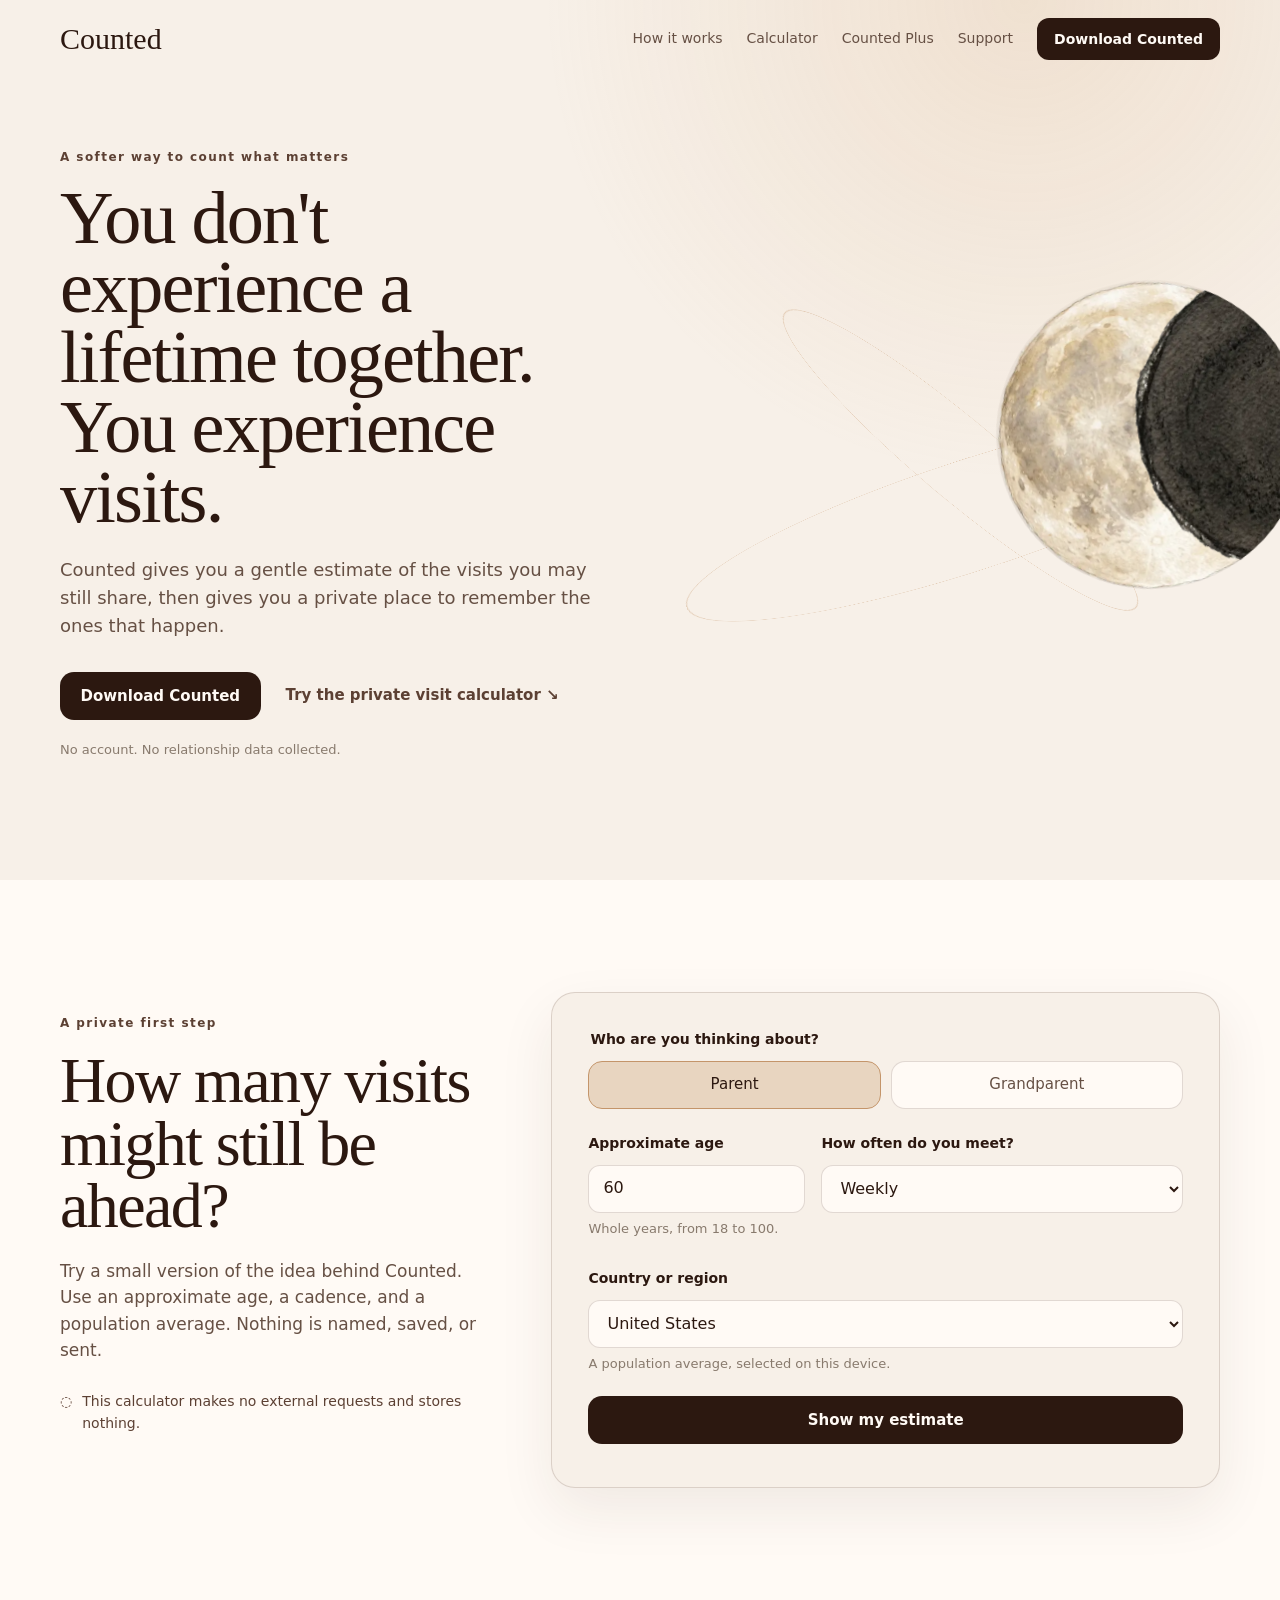
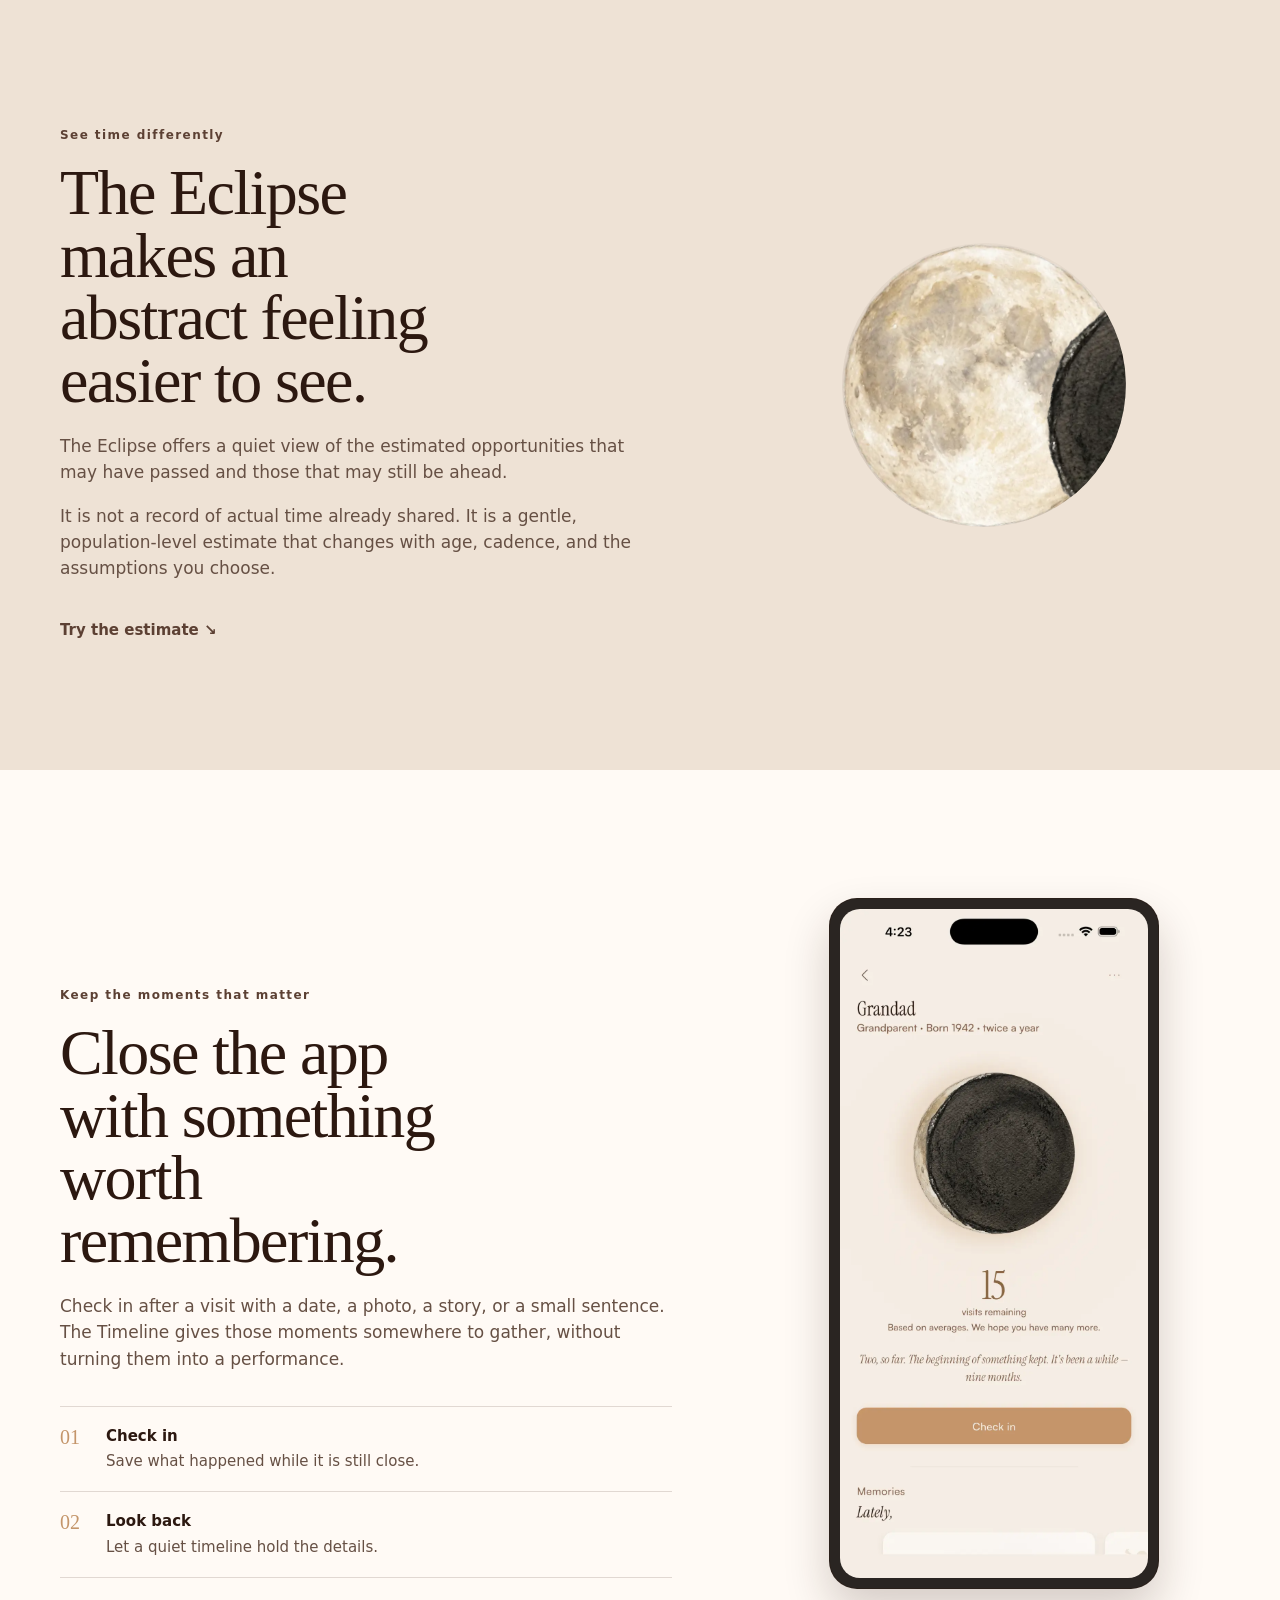
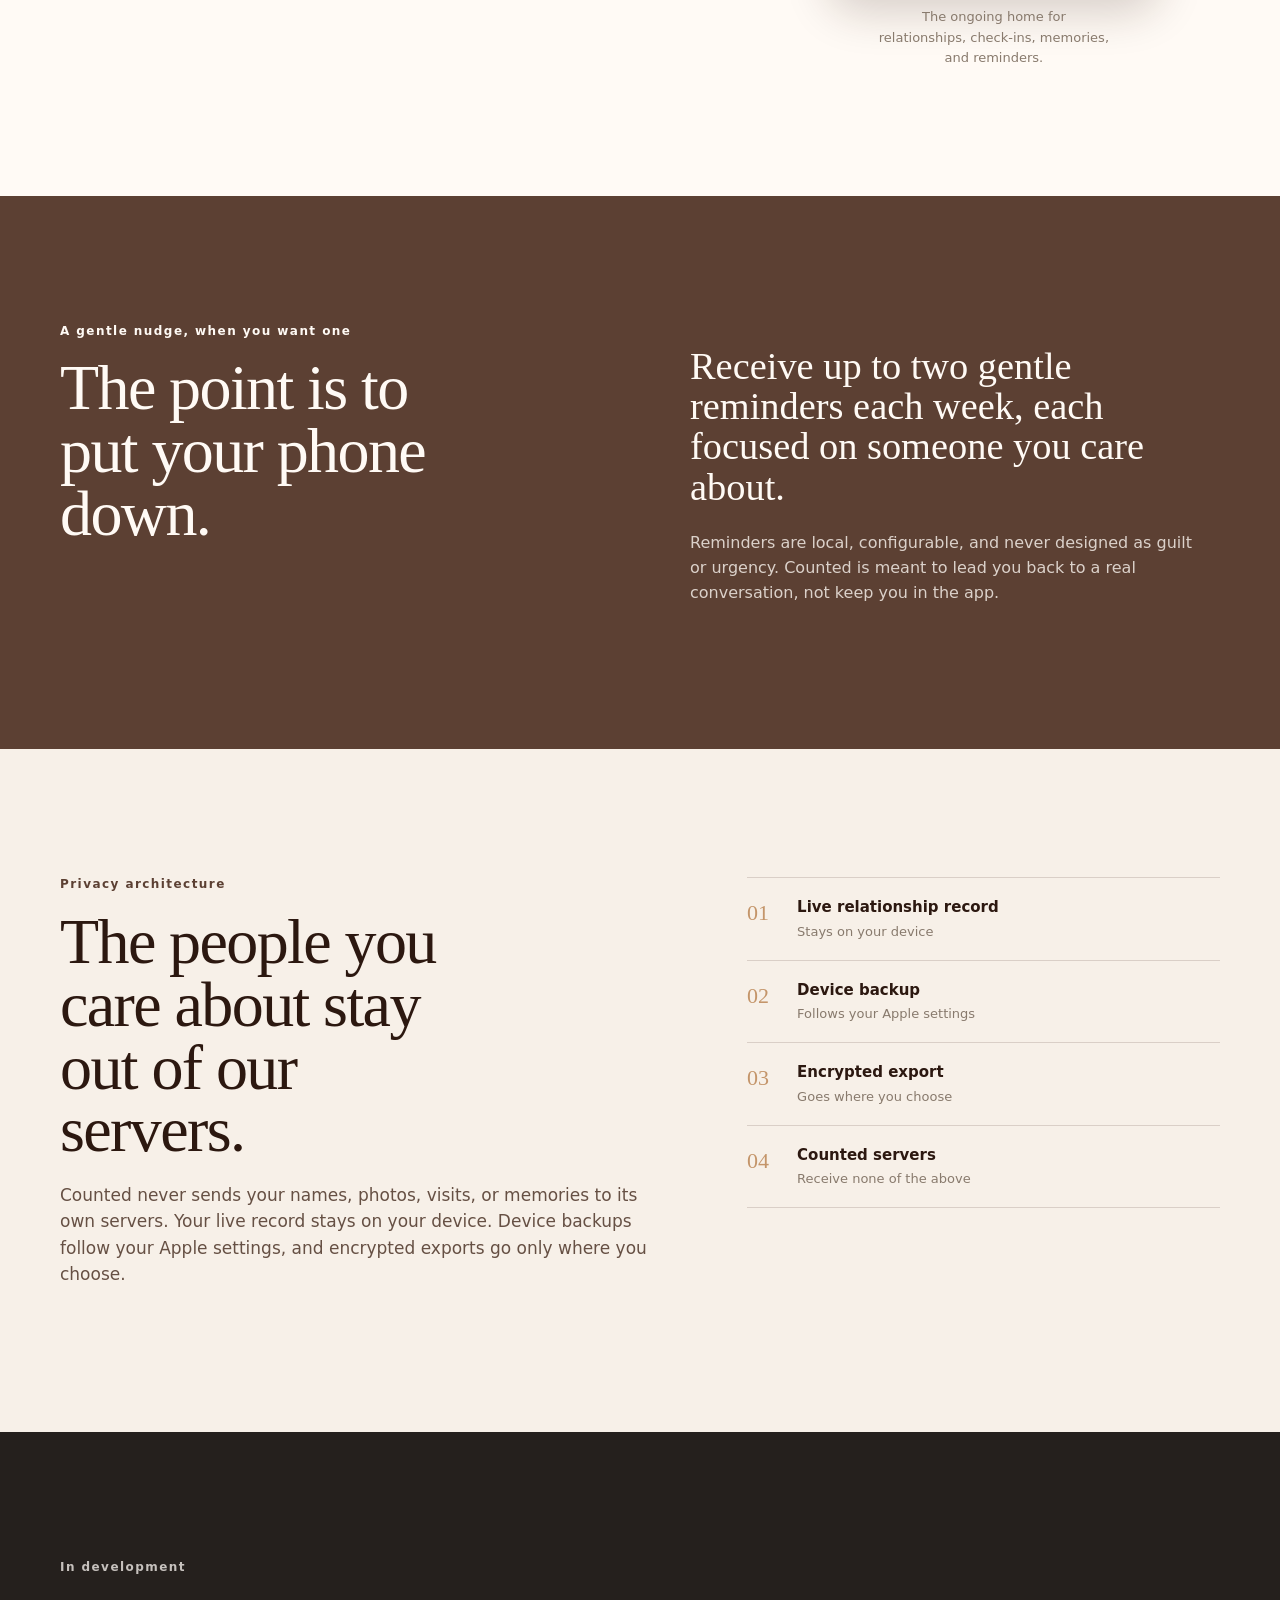
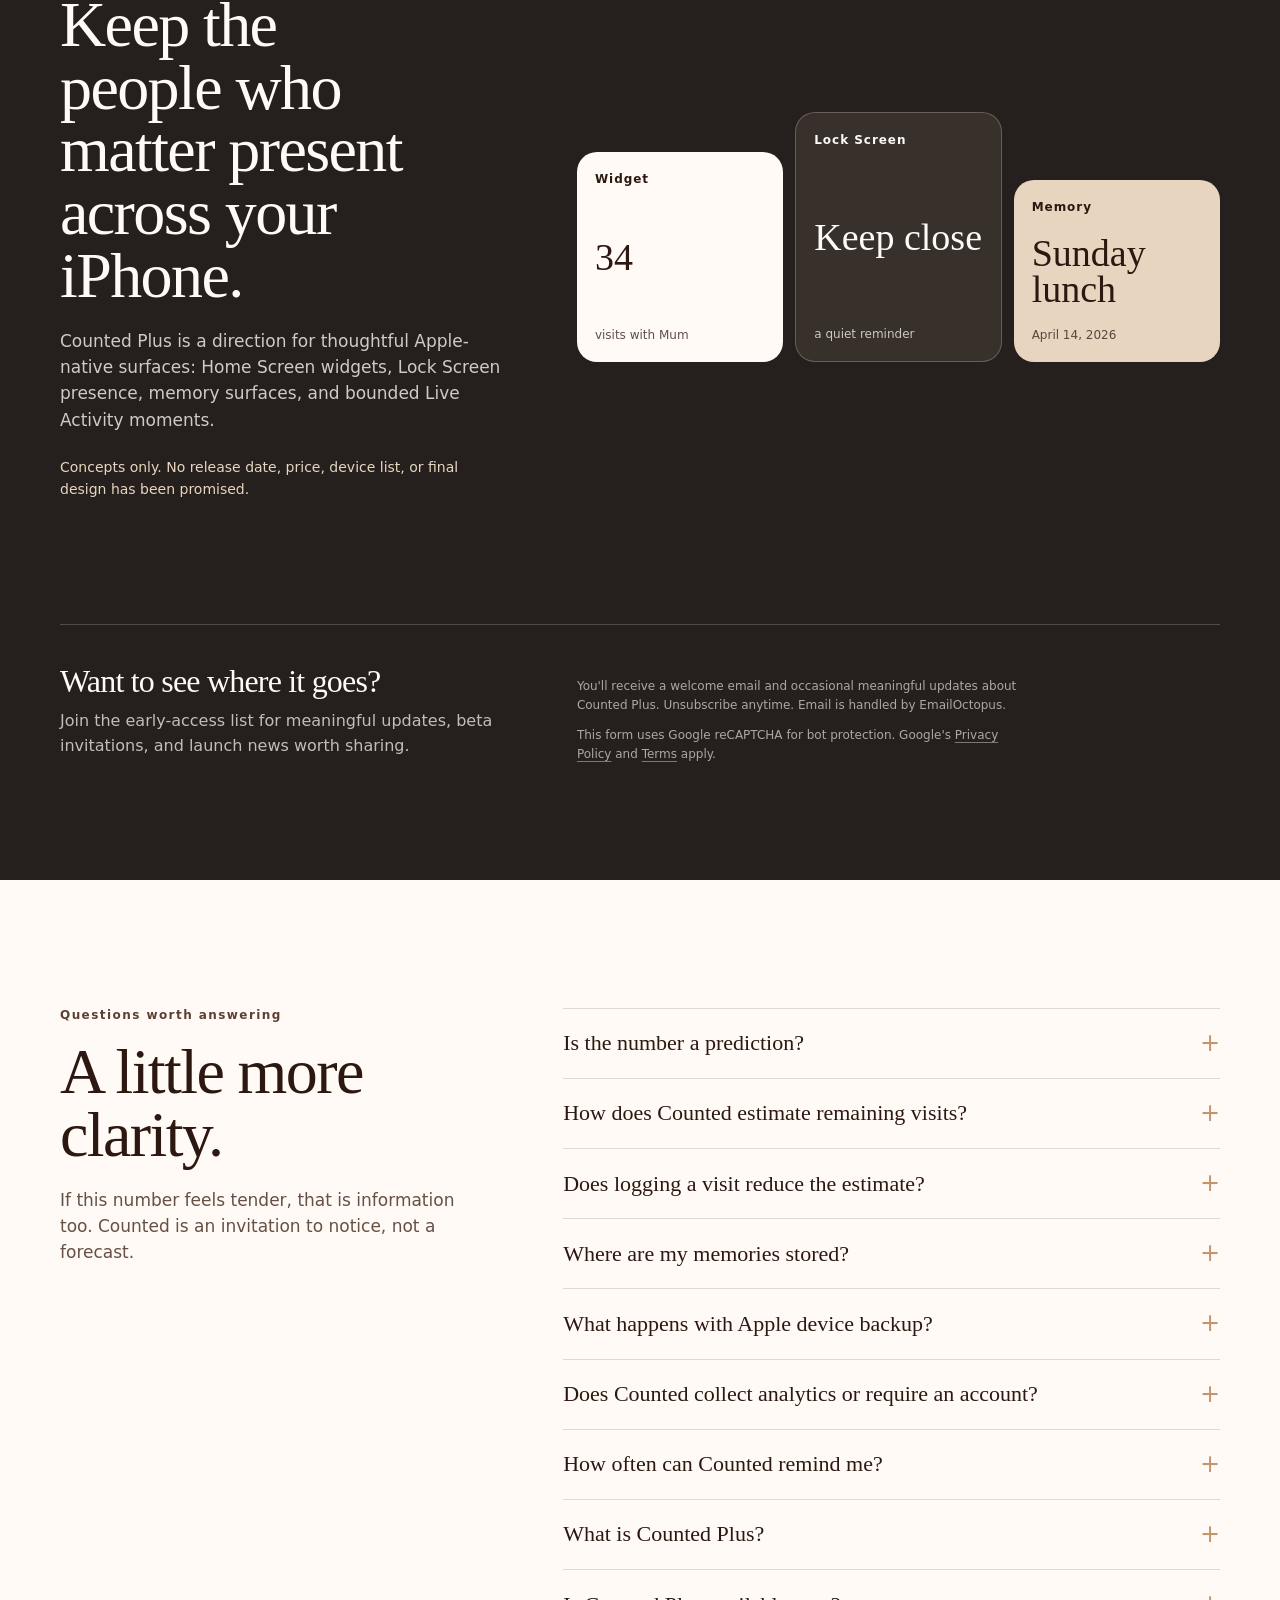
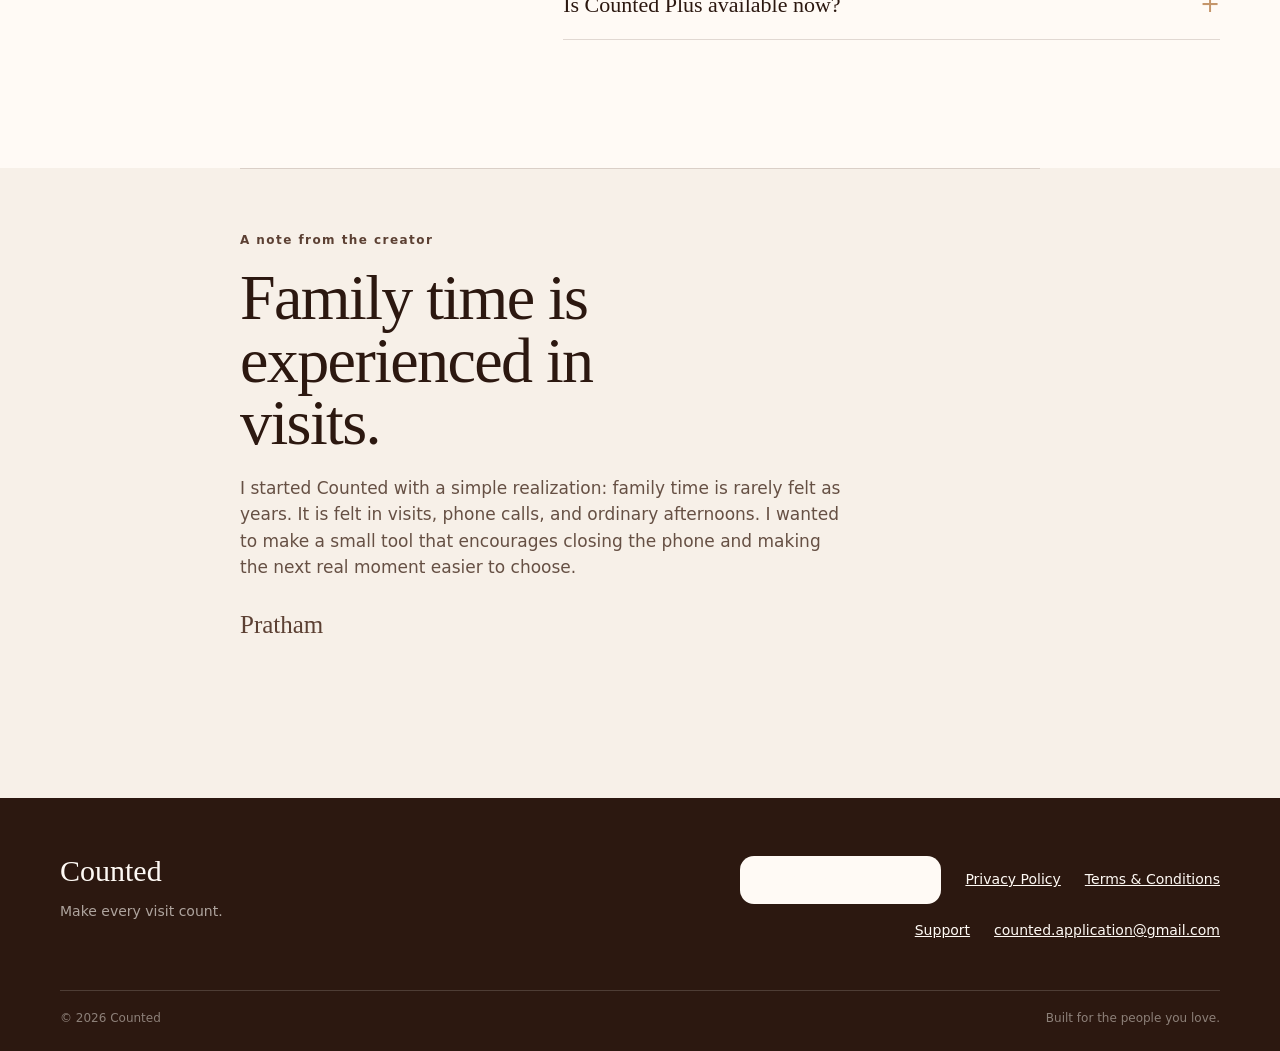
<file: index.html>
<!DOCTYPE html>
<html lang="en" class="no-js">
  <head>
    <meta charset="utf-8" />
    <meta name="viewport" content="width=device-width, initial-scale=1" />
    <meta name="theme-color" content="#f7f0e8" />
    <script>document.documentElement.classList.replace("no-js", "js");</script>
    <link rel="icon" href="./favicon.svg" type="image/svg+xml" />
    <title>Counted: Visits &amp; Memories</title>
    <meta
      name="description"
      content="Counted gives you a gentle estimate of the visits you may still share, then a private place to remember the ones that happen."
    />
    <link rel="canonical" href="https://prathams96.github.io/counted-legal/" />
    <meta name="apple-itunes-app" content="app-id=6785255062" />
    <meta property="og:type" content="website" />
    <meta property="og:site_name" content="Counted" />
    <meta property="og:title" content="Counted: Visits &amp; Memories" />
    <meta
      property="og:description"
      content="You don't experience a lifetime together. You experience visits."
    />
    <meta
      property="og:url"
      content="https://prathams96.github.io/counted-legal/"
    />
    <meta property="og:image" content="https://prathams96.github.io/counted-legal/assets/images/moon_surface.webp" />
    <meta property="og:image:alt" content="A warm Eclipse moon used by Counted" />
    <meta name="twitter:card" content="summary_large_image" />
    <link rel="stylesheet" href="./styles.css" />
    <script type="application/ld+json">
      {
        "@context": "https://schema.org",
        "@type": "SoftwareApplication",
        "name": "Counted: Visits & Memories",
        "operatingSystem": "iOS",
        "applicationCategory": "LifestyleApplication",
        "description": "A private relationship reflection app that turns a gentle estimate of future visits into memories worth keeping.",
        "offers": { "@type": "Offer", "price": "0", "priceCurrency": "USD" },
        "downloadUrl": "https://apps.apple.com/app/id6785255062?ct=website_home&mt=8"
      }
    </script>
  </head>
  <body>
    <a class="skip-link" href="#main-content">Skip to content</a>
    <header class="site-header">
      <div class="shell header-inner">
        <a class="wordmark" href="./" aria-label="Counted home">Counted</a>
        <nav class="site-nav" aria-label="Primary navigation">
          <a href="#how-it-works">How it works</a>
          <a href="#calculator">Calculator</a>
          <a href="#plus">Counted Plus</a>
          <a href="./support/">Support</a>
          <a class="button button-small button-dark header-cta" href="https://apps.apple.com/app/id6785255062?ct=website_home&amp;mt=8">
            Download Counted
          </a>
        </nav>
        <details class="mobile-menu">
          <summary aria-label="Open navigation menu">Menu</summary>
          <nav aria-label="Mobile navigation">
            <a href="#how-it-works">How it works</a>
            <a href="#calculator">Calculator</a>
            <a href="#plus">Counted Plus</a>
            <a href="./support/">Support</a>
            <a class="button button-dark" href="https://apps.apple.com/app/id6785255062?ct=website_home&amp;mt=8">
              Download Counted
            </a>
          </nav>
        </details>
      </div>
    </header>

    <main id="main-content">
      <section class="hero-section" aria-labelledby="hero-title">
        <div class="shell hero-grid">
          <div class="hero-copy">
            <p class="eyebrow">A softer way to count what matters</p>
            <h1 id="hero-title">You don't experience a lifetime together. You experience visits.</h1>
            <p class="hero-lede">
              Counted gives you a gentle estimate of the visits you may still share,
              then gives you a private place to remember the ones that happen.
            </p>
            <div class="hero-actions">
              <a class="button button-dark" href="https://apps.apple.com/app/id6785255062?ct=website_home&amp;mt=8">
                Download Counted
              </a>
              <a class="text-link" href="#calculator">Try the private visit calculator <span aria-hidden="true">↘</span></a>
            </div>
            <p class="microcopy">No account. No relationship data collected.</p>
          </div>
          <div class="hero-visual" aria-label="A Counted Eclipse showing warm light on the left and shadow moving across the rest of the moon">
            <div class="hero-orbit orbit-one" aria-hidden="true"></div>
            <div class="hero-orbit orbit-two" aria-hidden="true"></div>
            <div class="eclipse eclipse-hero" data-eclipse data-consumed="0.62" aria-hidden="true">
              <div class="eclipse-disc">
                <img class="eclipse-layer eclipse-surface" src="./assets/images/moon_surface.webp" alt="" width="720" height="720" />
                <img class="eclipse-layer eclipse-shadow" src="./assets/images/moon_shadow.webp" alt="" width="720" height="720" />
              </div>
            </div>
          </div>
        </div>
      </section>

      <section class="calculator-section" id="calculator" aria-labelledby="calculator-title" data-reveal>
        <div class="shell calculator-grid">
          <div class="section-intro">
            <p class="eyebrow">A private first step</p>
            <h2 id="calculator-title">How many visits might still be ahead?</h2>
            <p>
              Try a small version of the idea behind Counted. Use an approximate age,
              a cadence, and a population average. Nothing is named, saved, or sent.
            </p>
            <p class="privacy-line"><span aria-hidden="true">◌</span> This calculator makes no external requests and stores nothing.</p>
          </div>

          <div class="calculator-panel">
            <form id="visit-calculator-form" novalidate>
              <fieldset class="field-group">
                <legend>Who are you thinking about?</legend>
                <div class="choice-row">
                  <label class="choice-pill">
                    <input type="radio" name="relationship" value="parent" checked />
                    <span>Parent</span>
                  </label>
                  <label class="choice-pill">
                    <input type="radio" name="relationship" value="grandparent" />
                    <span>Grandparent</span>
                  </label>
                </div>
              </fieldset>

              <div class="field-grid">
                <div class="field-group">
                  <label for="age">Approximate age</label>
                  <input id="age" name="age" type="number" inputmode="numeric" min="18" max="100" step="1" value="60" required aria-describedby="age-help age-error" />
                  <p class="field-help" id="age-help">Whole years, from 18 to 100.</p>
                  <p class="field-error" id="age-error" role="alert"></p>
                </div>
                <div class="field-group">
                  <label for="frequency">How often do you meet?</label>
                  <select id="frequency" name="frequency" required>
                    <option value="daily">Daily</option>
                    <option value="weekly" selected>Weekly</option>
                    <option value="monthly">Monthly</option>
                    <option value="quarterly">Quarterly</option>
                    <option value="fewTimesYear">A few times a year</option>
                    <option value="twiceYear">Twice a year</option>
                    <option value="onceYear">Once a year</option>
                    <option value="rarely">Rarely</option>
                  </select>
                </div>
              </div>

              <div class="field-group">
                <label for="region">Country or region</label>
                <select id="region" name="region" required aria-describedby="region-help">
                  <option value="global">Global average</option>
                  <option value="AU">Australia</option>
                  <option value="BR">Brazil</option>
                  <option value="CA">Canada</option>
                  <option value="CN">China</option>
                  <option value="FR">France</option>
                  <option value="DE">Germany</option>
                  <option value="IN">India</option>
                  <option value="JP">Japan</option>
                  <option value="MX">Mexico</option>
                  <option value="KR">South Korea</option>
                  <option value="GB">United Kingdom</option>
                  <option value="US">United States</option>
                </select>
                <p class="field-help" id="region-help">A population average, selected on this device.</p>
              </div>

              <button class="button button-dark button-full" type="submit">Show my estimate</button>
              <p class="form-error" id="calculator-error" role="alert"></p>
            </form>

            <div class="calculator-result" id="calculator-result" tabindex="-1" hidden>
              <div class="result-eclipse-wrap">
                <div class="eclipse eclipse-result" data-eclipse data-consumed="0" aria-hidden="true">
                  <div class="eclipse-disc">
                    <img class="eclipse-layer eclipse-surface" src="./assets/images/moon_surface.webp" alt="" width="720" height="720" />
                    <img class="eclipse-layer eclipse-shadow" src="./assets/images/moon_shadow.webp" alt="" width="720" height="720" />
                  </div>
                </div>
              </div>
              <div class="result-copy" aria-live="polite">
                <p class="result-kicker">Your reflective estimate</p>
                <p class="result-number"><span id="result-count">0</span> <span>remaining visits</span></p>
                <p class="result-headline" id="result-headline">Based on averages, you may share roughly 0 more visits.</p>
                <p class="result-reassurance" id="result-reassurance">We hope you have many more.</p>
                <p class="result-disclaimer">This is a reflective estimate based on approximate age, region, and how often you meet. It is not a prediction of lifespan or real-world outcomes.</p>
                <p class="result-source" id="result-source"></p>
                <div class="result-actions">
                  <a class="button button-dark button-full" id="calculator-store-link" href="https://apps.apple.com/app/id6785255062?ct=website_calculator&amp;mt=8">Keep this relationship close in Counted</a>
                  <button class="text-button" type="button" id="try-again">Try another estimate</button>
                </div>
              </div>
            </div>

            <div class="calculator-fallback" id="calculator-fallback" role="status" hidden>
              <p class="result-kicker">A quiet pause</p>
              <p>We couldn't load the estimate data. Your other Counted options are still here.</p>
              <button class="text-button" type="button" id="calculator-retry">Try again</button>
            </div>
          </div>
        </div>
        <noscript>
          <div class="shell noscript-note">The private calculator needs JavaScript enabled in your browser. The rest of this page is still available to read.</div>
        </noscript>
      </section>

      <section class="story-section" id="how-it-works" aria-labelledby="story-title" data-reveal>
        <div class="shell story-grid">
          <div class="story-copy">
            <p class="eyebrow">See time differently</p>
            <h2 id="story-title">The Eclipse makes an abstract feeling easier to see.</h2>
            <p>
              The Eclipse offers a quiet view of the estimated opportunities that may have passed and those that may still be ahead.
            </p>
            <p>
              It is not a record of actual time already shared. It is a gentle, population-level estimate that changes with age, cadence, and the assumptions you choose.
            </p>
            <a class="text-link" href="#calculator">Try the estimate <span aria-hidden="true">↘</span></a>
          </div>
          <div class="story-art">
            <div class="eclipse eclipse-story" data-eclipse data-consumed="0.38" aria-hidden="true">
              <div class="eclipse-disc">
                <img class="eclipse-layer eclipse-surface" src="./assets/images/moon_surface.webp" alt="" width="720" height="720" />
                <img class="eclipse-layer eclipse-shadow" src="./assets/images/moon_shadow.webp" alt="" width="720" height="720" />
              </div>
            </div>
          </div>
        </div>
      </section>

      <section class="memory-section" aria-labelledby="memory-title" data-reveal>
        <div class="shell memory-grid">
          <div class="memory-copy">
            <p class="eyebrow">Keep the moments that matter</p>
            <h2 id="memory-title">Close the app with something worth remembering.</h2>
            <p>
              Check in after a visit with a date, a photo, a story, or a small sentence. The Timeline gives those moments somewhere to gather, without turning them into a performance.
            </p>
            <div class="feature-list">
              <p><span class="feature-number">01</span><span class="feature-copy"><strong>Check in</strong> Save what happened while it is still close.</span></p>
              <p><span class="feature-number">02</span><span class="feature-copy"><strong>Look back</strong> Let a quiet timeline hold the details.</span></p>
            </div>
          </div>
          <figure class="device-figure">
            <div class="device-frame">
              <img src="./assets/screenshots/person-detail.webp" alt="Counted person detail screen showing the Eclipse, remaining visits, and a Check in button" width="900" height="1955" loading="lazy" />
            </div>
            <figcaption>The ongoing home for relationships, check-ins, memories, and reminders.</figcaption>
          </figure>
        </div>
      </section>

      <section class="reminder-section" aria-labelledby="reminder-title" data-reveal>
        <div class="shell reminder-inner">
          <div>
            <p class="eyebrow">A gentle nudge, when you want one</p>
            <h2 id="reminder-title">The point is to put your phone down.</h2>
          </div>
          <div class="reminder-copy">
            <p class="reminder-quote">Receive up to two gentle reminders each week, each focused on someone you care about.</p>
            <p>Reminders are local, configurable, and never designed as guilt or urgency. Counted is meant to lead you back to a real conversation, not keep you in the app.</p>
          </div>
        </div>
      </section>

      <section class="privacy-section" aria-labelledby="privacy-title" data-reveal>
        <div class="shell privacy-grid">
          <div>
            <p class="eyebrow">Privacy architecture</p>
            <h2 id="privacy-title">The people you care about stay out of our servers.</h2>
            <p>
              Counted never sends your names, photos, visits, or memories to its own servers. Your live record stays on your device. Device backups follow your Apple settings, and encrypted exports go only where you choose.
            </p>
          </div>
          <div class="privacy-flow" aria-label="How Counted data moves">
            <div><span>01</span><strong>Live relationship record</strong><small>Stays on your device</small></div>
            <div><span>02</span><strong>Device backup</strong><small>Follows your Apple settings</small></div>
            <div><span>03</span><strong>Encrypted export</strong><small>Goes where you choose</small></div>
            <div><span>04</span><strong>Counted servers</strong><small>Receive none of the above</small></div>
          </div>
        </div>
      </section>

      <section class="plus-section" id="plus" aria-labelledby="plus-title" data-reveal>
        <div class="shell plus-grid">
          <div class="plus-copy">
            <p class="eyebrow eyebrow-light">In development</p>
            <h2 id="plus-title">Keep the people who matter present across your iPhone.</h2>
            <p>
              Counted Plus is a direction for thoughtful Apple-native surfaces: Home Screen widgets, Lock Screen presence, memory surfaces, and bounded Live Activity moments.
            </p>
            <p class="plus-note">Concepts only. No release date, price, device list, or final design has been promised.</p>
          </div>
          <div class="concept-strip" aria-label="Counted Plus concept previews">
            <div class="concept concept-widget"><span class="concept-label">Widget</span><strong>34</strong><small>visits with Mum</small></div>
            <div class="concept concept-lock"><span class="concept-label">Lock Screen</span><strong>Keep close</strong><small>a quiet reminder</small></div>
            <div class="concept concept-memory"><span class="concept-label">Memory</span><strong>Sunday lunch</strong><small>April 14, 2026</small></div>
          </div>
        </div>
        <div class="shell early-access-grid">
          <div>
            <h3>Want to see where it goes?</h3>
            <p>Join the early-access list for meaningful updates, beta invitations, and launch news worth sharing.</p>
          </div>
          <div class="early-access-form" id="early-access-form">
            <script async src="https://eomail5.com/form/c418a940-8287-11f1-8a01-9776093241e9.js" data-form="c418a940-8287-11f1-8a01-9776093241e9"></script>
            <p class="form-help" id="early-access-help">You'll receive a welcome email and occasional meaningful updates about Counted Plus. Unsubscribe anytime. Email is handled by EmailOctopus.</p>
            <p class="recaptcha-notice">This form uses Google reCAPTCHA for bot protection. Google's <a href="https://policies.google.com/privacy">Privacy Policy</a> and <a href="https://policies.google.com/terms">Terms</a> apply.</p>
          </div>
        </div>
      </section>

      <section class="faq-section" aria-labelledby="faq-title" data-reveal>
        <div class="shell faq-grid">
          <div class="faq-intro">
            <p class="eyebrow">Questions worth answering</p>
            <h2 id="faq-title">A little more clarity.</h2>
            <p>If this number feels tender, that is information too. Counted is an invitation to notice, not a forecast.</p>
          </div>
          <div class="faq-list">
            <details>
              <summary>Is the number a prediction?</summary>
              <p>No. It is a reflective estimate based on population averages, approximate age, region, and how often you meet. It cannot predict lifespan or real-world outcomes.</p>
            </details>
            <details>
              <summary>How does Counted estimate remaining visits?</summary>
              <p>It interpolates a regional life-expectancy table, applies the app's age-adjustment rules, and multiplies the estimated remaining years by your visit frequency. The app uses Realistic mode by default on this page.</p>
            </details>
            <details>
              <summary>Does logging a visit reduce the estimate?</summary>
              <p>No. The estimate changes with time and assumptions. A check-in preserves what happened; saving it is not treated as subtracting one from the estimate.</p>
            </details>
            <details>
              <summary>Where are my memories stored?</summary>
              <p>In Counted's local app container on your device. Counted does not operate a relationship-data cloud or send your names, photos, visits, or memories to its own servers.</p>
            </details>
            <details>
              <summary>What happens with Apple device backup?</summary>
              <p>Device backup may include Counted data according to your Apple settings and the app's device-backup preference. Counted cannot access, inspect, recover, or remotely delete an Apple device backup.</p>
            </details>
            <details>
              <summary>Does Counted collect analytics or require an account?</summary>
              <p>No. Counted has no account requirement, behavioral analytics, or advertising SDK. The website calculator also stores nothing and sends no calculator values anywhere.</p>
            </details>
            <details>
              <summary>How often can Counted remind me?</summary>
              <p>Up to two gentle reminders each week, each focused on someone you care about. They are scheduled locally and can be configured in the app.</p>
            </details>
            <details>
              <summary>What is Counted Plus?</summary>
              <p>Counted Plus is a concept in development for thoughtful Apple-native surfaces, including widgets, Lock Screen presence, memory surfaces, and bounded Live Activity moments.</p>
            </details>
            <details>
              <summary>Is Counted Plus available now?</summary>
              <p>Not yet. The core Counted experience is free. Join the early-access list if you want a meaningful update when the direction is ready to share.</p>
            </details>
          </div>
        </div>
      </section>

      <section class="founder-section" aria-labelledby="founder-title" data-reveal>
        <div class="shell founder-note">
          <p class="eyebrow">A note from the creator</p>
          <h2 id="founder-title">Family time is experienced in visits.</h2>
          <p>
            I started Counted with a simple realization: family time is rarely felt as years. It is felt in visits, phone calls, and ordinary afternoons. I wanted to make a small tool that encourages closing the phone and making the next real moment easier to choose.
          </p>
          <p class="signature">Pratham</p>
        </div>
      </section>
    </main>

    <footer class="site-footer">
      <div class="shell footer-grid">
        <div>
          <a class="wordmark wordmark-light" href="./">Counted</a>
          <p>Make every visit count.</p>
        </div>
        <div class="footer-links">
          <a class="button button-light" href="https://apps.apple.com/app/id6785255062?ct=website_home&amp;mt=8">Download Counted</a>
          <a href="./privacy-policy/">Privacy Policy</a>
          <a href="./terms/">Terms &amp; Conditions</a>
          <a href="./support/">Support</a>
          <a href="mailto:counted.application@gmail.com">counted.application@gmail.com</a>
        </div>
      </div>
      <div class="shell footer-bottom">
        <span>© 2026 Counted</span>
        <span>Built for the people you love.</span>
      </div>
    </footer>

    <script src="./data/life_expectancy.js"></script>
    <script type="module" src="./scripts/eclipse.mjs"></script>
    <script type="module" src="./scripts/visit-calculator.mjs"></script>
    <script type="module" src="./scripts/site.mjs"></script>
  </body>
</html>
</file>
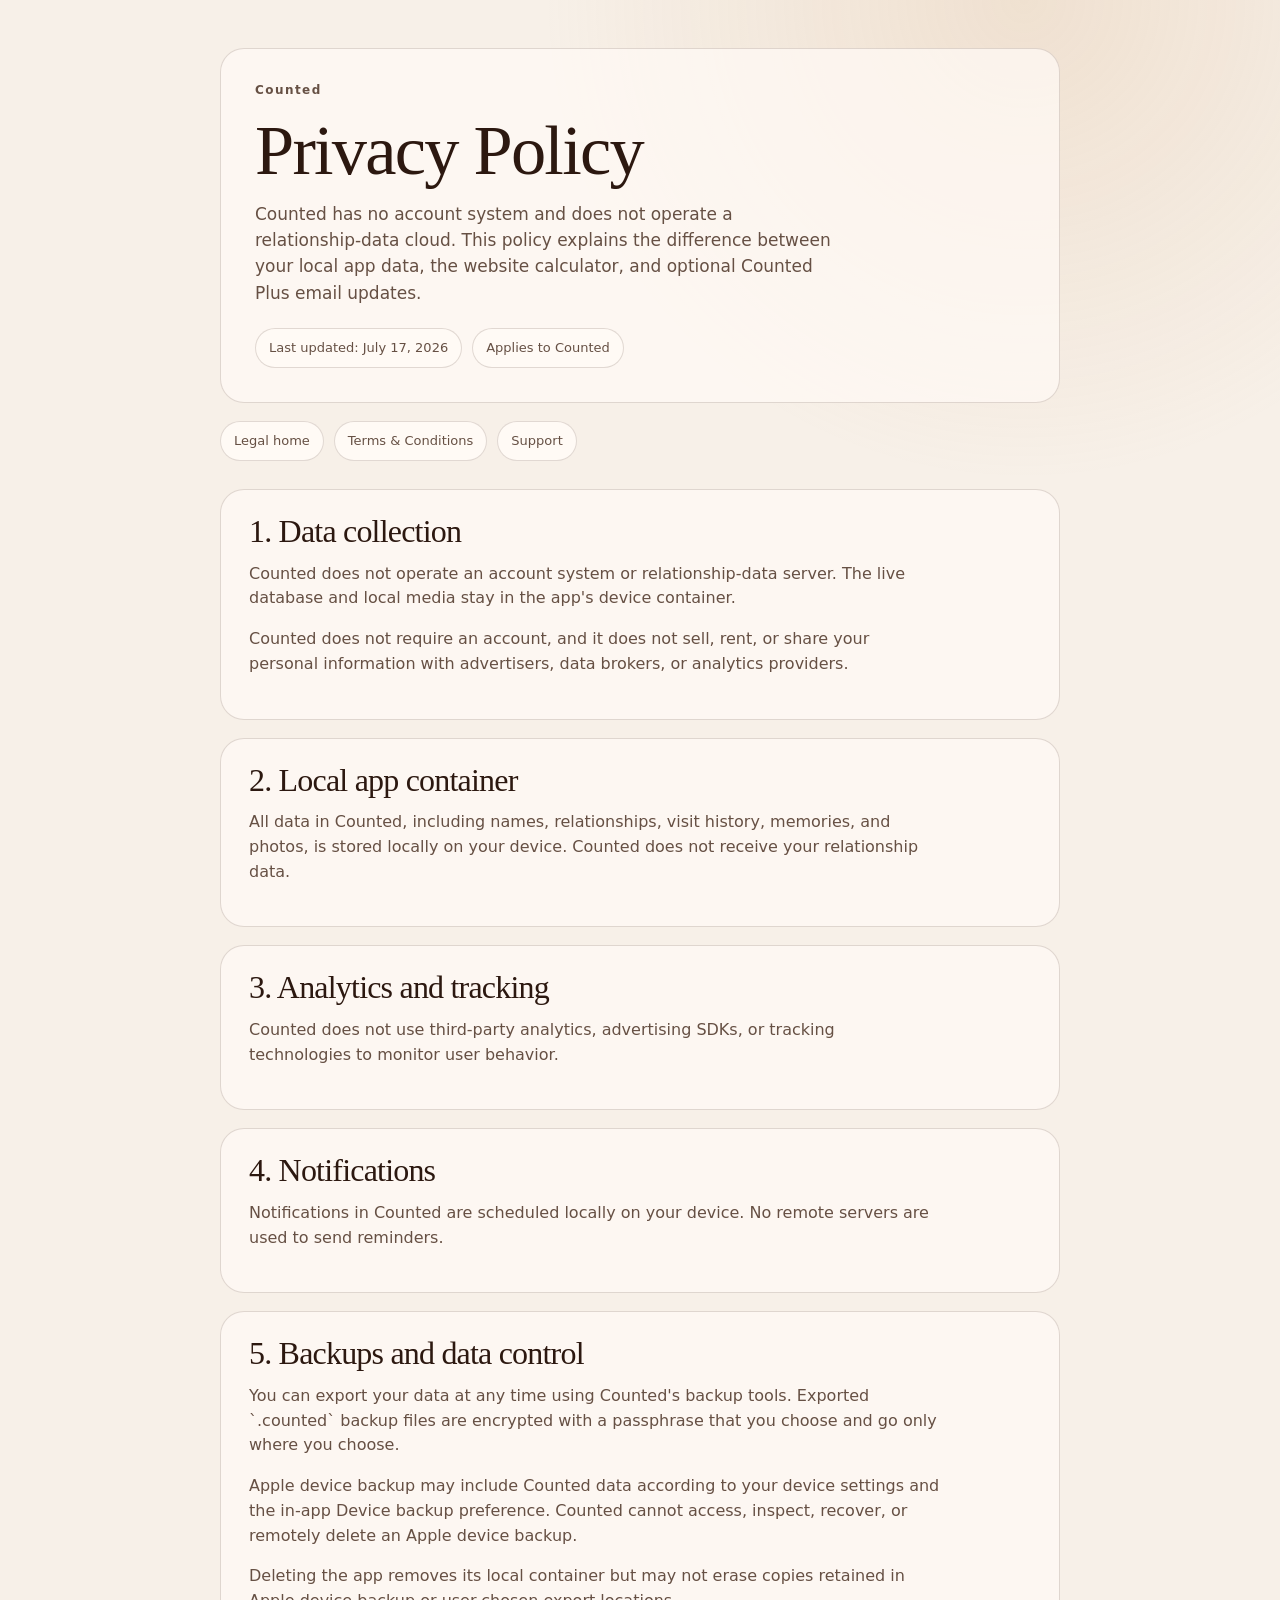
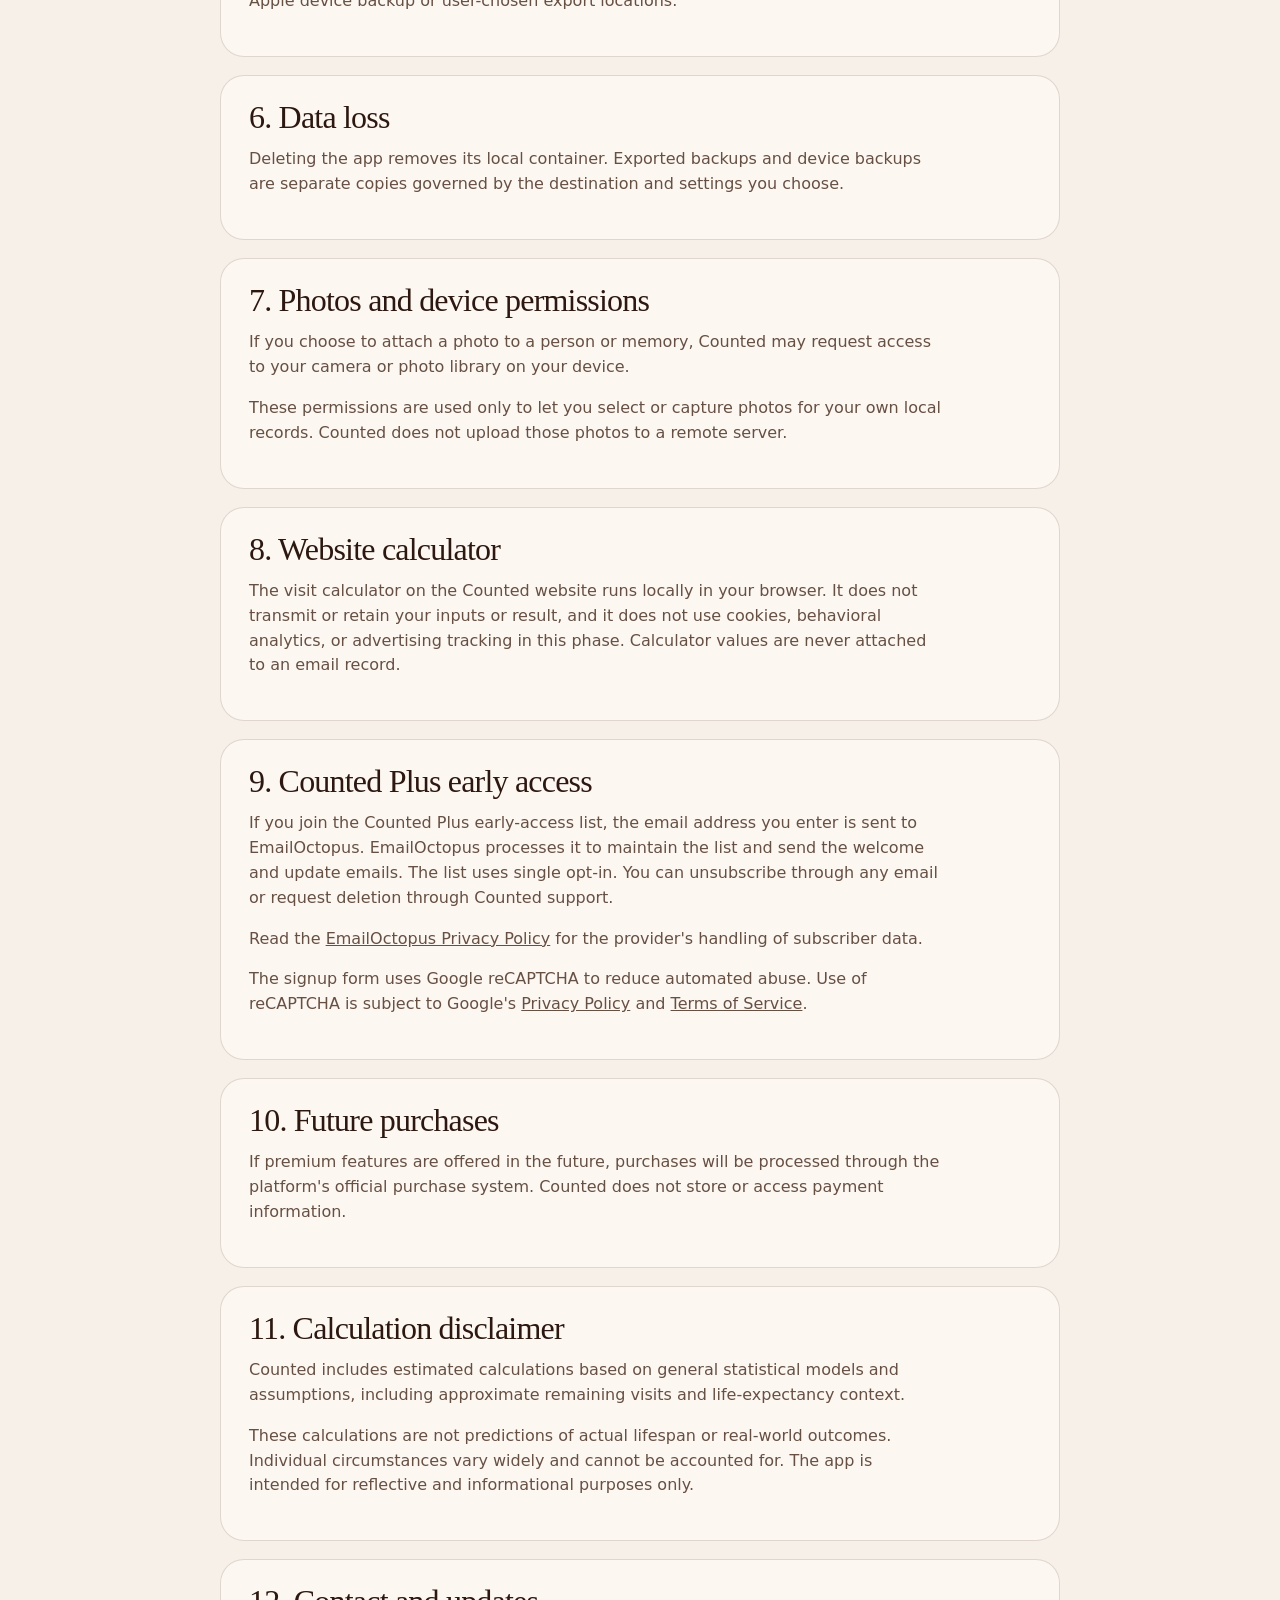
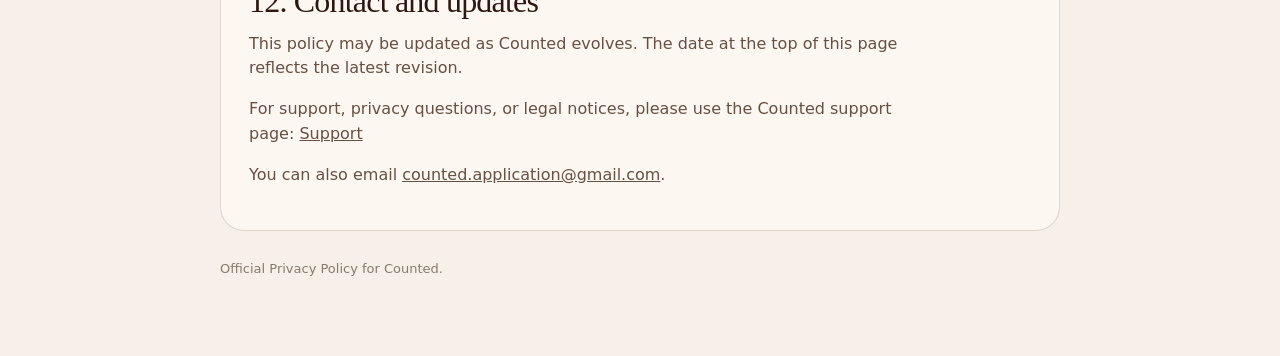
<file: privacy-policy/index.html>
<!DOCTYPE html>
<html lang="en">
  <head>
    <meta charset="utf-8" />
    <meta name="viewport" content="width=device-width, initial-scale=1" />
    <link rel="icon" href="../favicon.svg" type="image/svg+xml" />
    <title>Counted Privacy Policy</title>
    <meta name="description" content="Privacy Policy for Counted." />
    <link rel="stylesheet" href="../styles.css" />
  </head>
  <body>
    <main class="page">
      <section class="hero">
        <p class="eyebrow">Counted</p>
        <h1>Privacy Policy</h1>
        <p class="lede">
          Counted has no account system and does not operate a relationship-data
          cloud. This policy explains the difference between your local app data,
          the website calculator, and optional Counted Plus email updates.
        </p>
        <div class="meta">
          <span>Last updated: July 17, 2026</span>
          <span>Applies to Counted</span>
        </div>
      </section>

      <nav aria-label="Legal documents">
        <a class="pill" href="../">Legal home</a>
        <a class="pill" href="../terms/">Terms &amp; Conditions</a>
        <a class="pill" href="../support/">Support</a>
      </nav>

      <section class="card">
        <h2>1. Data collection</h2>
        <p>
          Counted does not operate an account system or relationship-data
          server. The live database and local media stay in the app's device
          container.
        </p>
        <p>
          Counted does not require an account, and it does not sell, rent, or
          share your personal information with advertisers, data brokers, or
          analytics providers.
        </p>
      </section>

      <section class="card">
        <h2>2. Local app container</h2>
        <p>
          All data in Counted, including names, relationships, visit history,
          memories, and photos, is stored locally on your device. Counted does
          not receive your relationship data.
        </p>
      </section>

      <section class="card">
        <h2>3. Analytics and tracking</h2>
        <p>
          Counted does not use third-party analytics, advertising SDKs, or
          tracking technologies to monitor user behavior.
        </p>
      </section>

      <section class="card">
        <h2>4. Notifications</h2>
        <p>
          Notifications in Counted are scheduled locally on your device. No
          remote servers are used to send reminders.
        </p>
      </section>

      <section class="card">
        <h2>5. Backups and data control</h2>
        <p>
          You can export your data at any time using Counted's backup tools.
          Exported `.counted` backup files are encrypted with a passphrase that
          you choose and go only where you choose.
        </p>
        <p>
          Apple device backup may include Counted data according to your device
          settings and the in-app Device backup preference. Counted cannot
          access, inspect, recover, or remotely delete an Apple device backup.
        </p>
        <p>
          Deleting the app removes its local container but may not erase copies
          retained in Apple device backup or user-chosen export locations.
        </p>
      </section>

      <section class="card">
        <h2>6. Data loss</h2>
        <p>
          Deleting the app removes its local container. Exported backups and
          device backups are separate copies governed by the destination and
          settings you choose.
        </p>
      </section>

      <section class="card">
        <h2>7. Photos and device permissions</h2>
        <p>
          If you choose to attach a photo to a person or memory, Counted may
          request access to your camera or photo library on your device.
        </p>
        <p>
          These permissions are used only to let you select or capture photos
          for your own local records. Counted does not upload those photos to a
          remote server.
        </p>
      </section>

      <section class="card">
        <h2>8. Website calculator</h2>
        <p>
          The visit calculator on the Counted website runs locally in your
          browser. It does not transmit or retain your inputs or result, and it
          does not use cookies, behavioral analytics, or advertising tracking in
          this phase. Calculator values are never attached to an email record.
        </p>
      </section>

      <section class="card">
        <h2>9. Counted Plus early access</h2>
        <p>
          If you join the Counted Plus early-access list, the email address you
          enter is sent to EmailOctopus. EmailOctopus processes it to maintain
          the list and send the welcome and update emails. The list uses single
          opt-in. You can unsubscribe through any email or request deletion
          through Counted support.
        </p>
        <p>
          Read the
          <a href="https://emailoctopus.com/legal/privacy">EmailOctopus Privacy Policy</a>
          for the provider's handling of subscriber data.
        </p>
        <p>
          The signup form uses Google reCAPTCHA to reduce automated abuse. Use
          of reCAPTCHA is subject to Google's
          <a href="https://policies.google.com/privacy">Privacy Policy</a> and
          <a href="https://policies.google.com/terms">Terms of Service</a>.
        </p>
      </section>

      <section class="card">
        <h2>10. Future purchases</h2>
        <p>
          If premium features are offered in the future, purchases will be
          processed through the platform's official purchase system. Counted
          does not store or access payment information.
        </p>
      </section>

      <section class="card">
        <h2>11. Calculation disclaimer</h2>
        <p>
          Counted includes estimated calculations based on general statistical
          models and assumptions, including approximate remaining visits and
          life-expectancy context.
        </p>
        <p>
          These calculations are not predictions of actual lifespan or
          real-world outcomes. Individual circumstances vary widely and cannot
          be accounted for. The app is intended for reflective and
          informational purposes only.
        </p>
      </section>

      <section class="card">
        <h2>12. Contact and updates</h2>
        <p>
          This policy may be updated as Counted evolves. The date at the top of
          this page reflects the latest revision.
        </p>
        <p>
          For support, privacy questions, or legal notices, please use the
          Counted support page:
          <a href="../support/">Support</a>
        </p>
        <p>
          You can also email
          <a href="mailto:counted.application@gmail.com"
            >counted.application@gmail.com</a
          >.
        </p>
      </section>

      <p class="footer">Official Privacy Policy for Counted.</p>
    </main>
  </body>
</html>
</file>
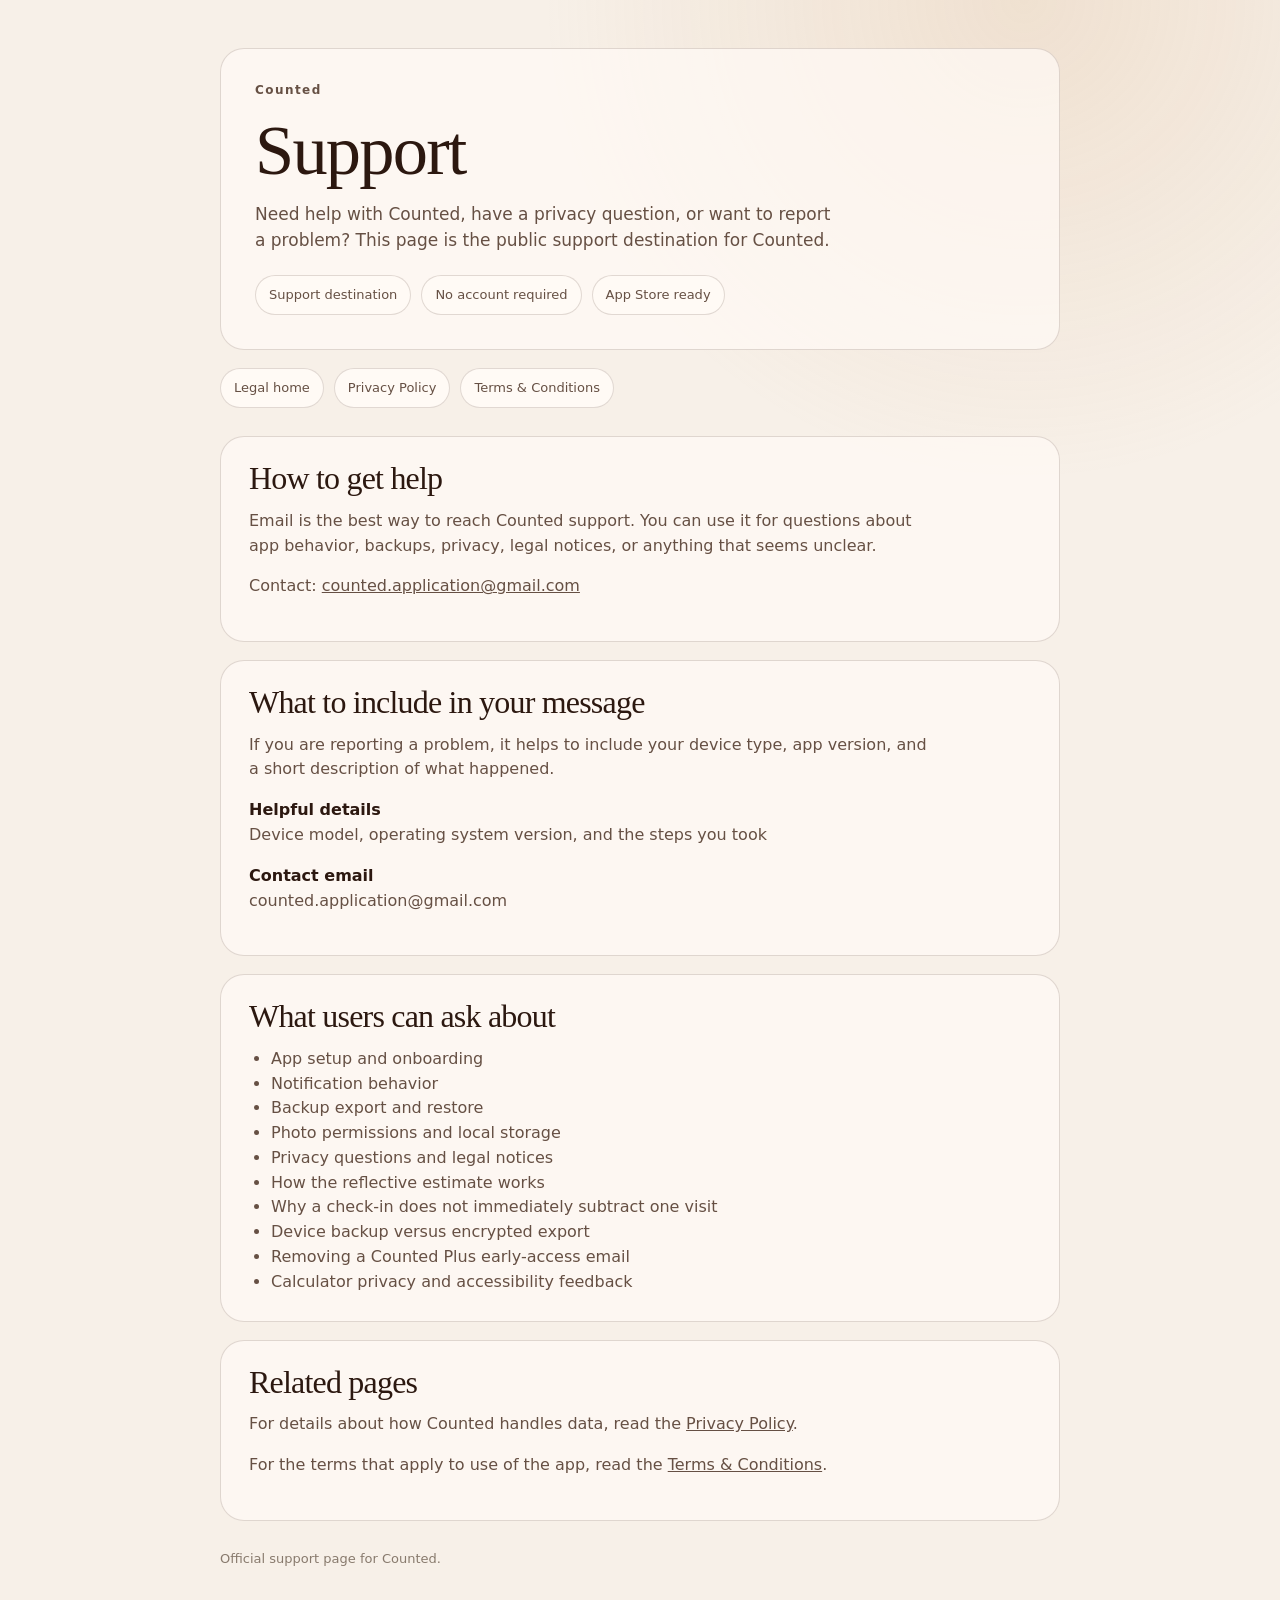
<file: support/index.html>
<!DOCTYPE html>
<html lang="en">
  <head>
    <meta charset="utf-8" />
    <meta name="viewport" content="width=device-width, initial-scale=1" />
    <link rel="icon" href="../favicon.svg" type="image/svg+xml" />
    <title>Counted Support</title>
    <meta
      name="description"
      content="Support information for Counted, including how to ask questions about privacy, backups, and app behavior."
    />
    <link rel="stylesheet" href="../styles.css" />
  </head>
  <body>
    <main class="page">
      <section class="hero">
        <p class="eyebrow">Counted</p>
        <h1>Support</h1>
        <p class="lede">
          Need help with Counted, have a privacy question, or want to report a
          problem? This page is the public support destination for Counted.
        </p>
        <div class="meta">
          <span>Support destination</span>
          <span>No account required</span>
          <span>App Store ready</span>
        </div>
      </section>

      <nav aria-label="Legal documents">
        <a class="pill" href="../">Legal home</a>
        <a class="pill" href="../privacy-policy/">Privacy Policy</a>
        <a class="pill" href="../terms/">Terms &amp; Conditions</a>
      </nav>

      <section class="card">
        <h2>How to get help</h2>
        <p>
          Email is the best way to reach Counted support. You can use it for
          questions about app behavior, backups, privacy, legal notices, or
          anything that seems unclear.
        </p>
        <p>
          Contact:
          <a href="mailto:counted.application@gmail.com"
            >counted.application@gmail.com</a
          >
        </p>
      </section>

      <section class="card">
        <h2>What to include in your message</h2>
        <p>
          If you are reporting a problem, it helps to include your device type,
          app version, and a short description of what happened.
        </p>
        <div class="stack">
          <p>
            <strong>Helpful details</strong><br />
            Device model, operating system version, and the steps you took
          </p>
          <p><strong>Contact email</strong><br />counted.application@gmail.com</p>
        </div>
      </section>

      <section class="card">
        <h2>What users can ask about</h2>
        <ul>
          <li>App setup and onboarding</li>
          <li>Notification behavior</li>
          <li>Backup export and restore</li>
          <li>Photo permissions and local storage</li>
          <li>Privacy questions and legal notices</li>
          <li>How the reflective estimate works</li>
          <li>Why a check-in does not immediately subtract one visit</li>
          <li>Device backup versus encrypted export</li>
          <li>Removing a Counted Plus early-access email</li>
          <li>Calculator privacy and accessibility feedback</li>
        </ul>
      </section>

      <section class="card">
        <h2>Related pages</h2>
        <p>
          For details about how Counted handles data, read the
          <a href="../privacy-policy/">Privacy Policy</a>.
        </p>
        <p>
          For the terms that apply to use of the app, read the
          <a href="../terms/">Terms &amp; Conditions</a>.
        </p>
      </section>

      <p class="footer">
        Official support page for Counted.
      </p>
    </main>
  </body>
</html>
</file>
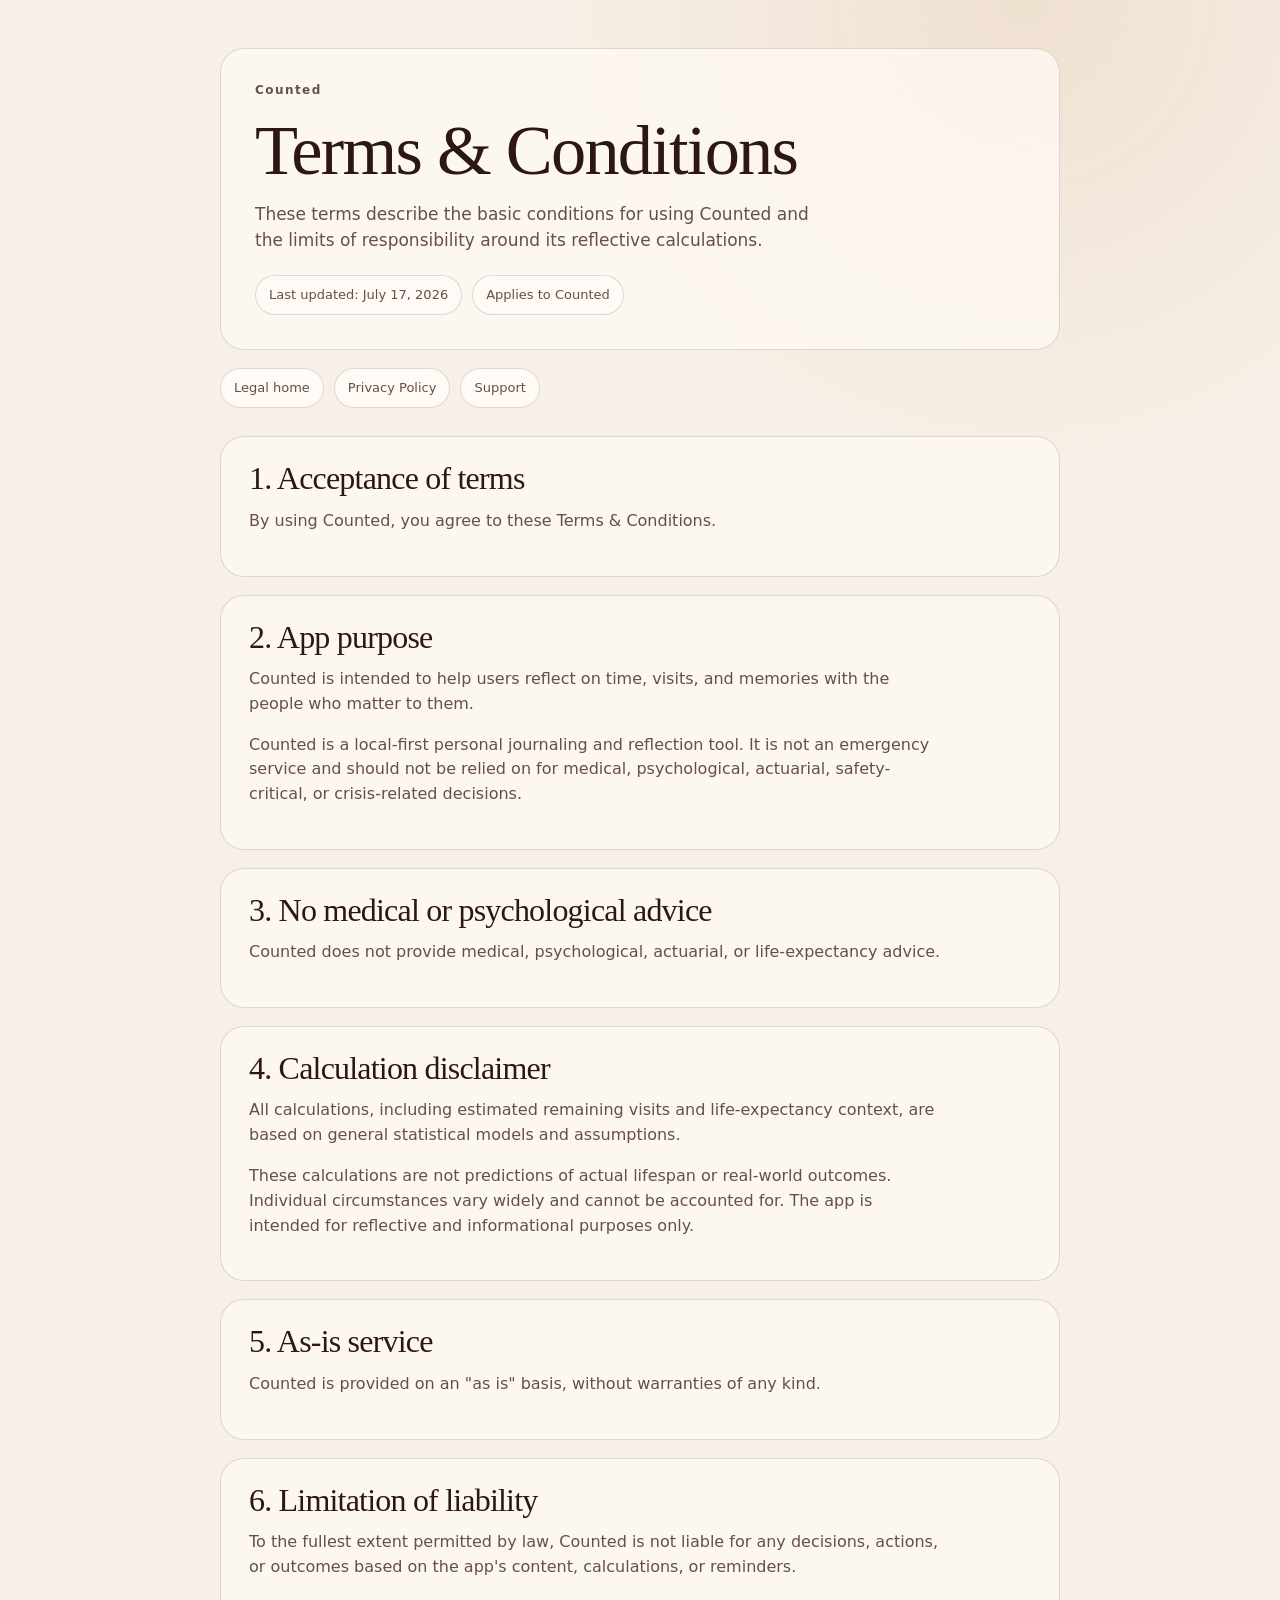
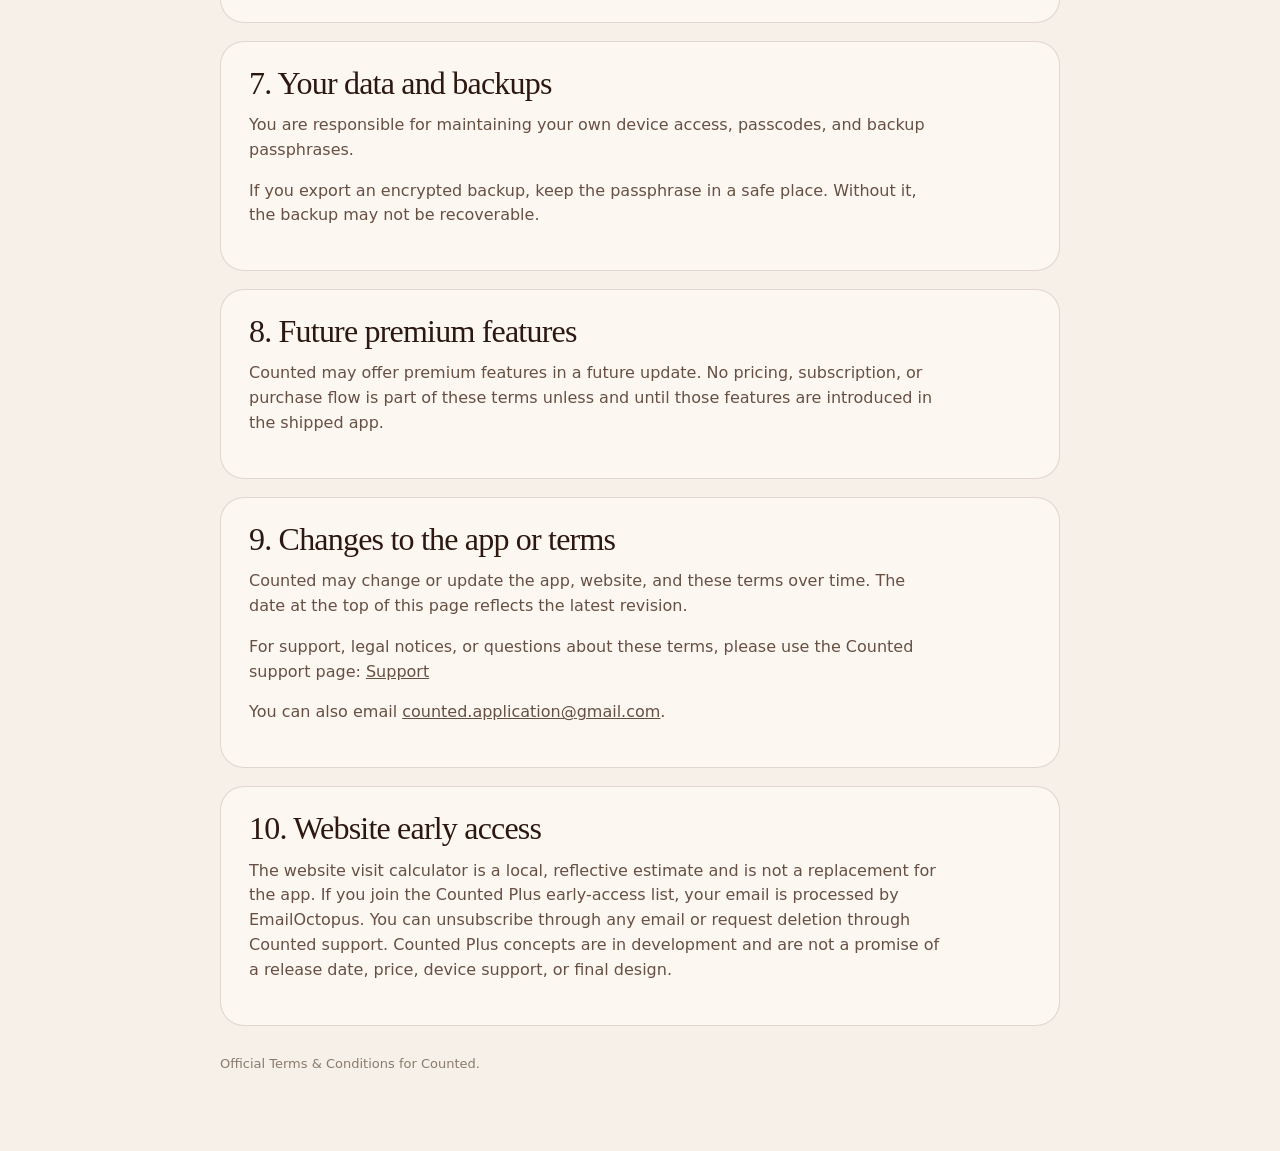
<file: terms/index.html>
<!DOCTYPE html>
<html lang="en">
  <head>
    <meta charset="utf-8" />
    <meta name="viewport" content="width=device-width, initial-scale=1" />
    <link rel="icon" href="../favicon.svg" type="image/svg+xml" />
    <title>Counted Terms & Conditions</title>
    <meta name="description" content="Terms & Conditions for Counted." />
    <link rel="stylesheet" href="../styles.css" />
  </head>
  <body>
    <main class="page">
      <section class="hero">
        <p class="eyebrow">Counted</p>
        <h1>Terms &amp; Conditions</h1>
        <p class="lede">
          These terms describe the basic conditions for using Counted and the
          limits of responsibility around its reflective calculations.
        </p>
        <div class="meta">
          <span>Last updated: July 17, 2026</span>
          <span>Applies to Counted</span>
        </div>
      </section>

      <nav aria-label="Legal documents">
        <a class="pill" href="../">Legal home</a>
        <a class="pill" href="../privacy-policy/">Privacy Policy</a>
        <a class="pill" href="../support/">Support</a>
      </nav>

      <section class="card">
        <h2>1. Acceptance of terms</h2>
        <p>By using Counted, you agree to these Terms &amp; Conditions.</p>
      </section>

      <section class="card">
        <h2>2. App purpose</h2>
        <p>
          Counted is intended to help users reflect on time, visits, and
          memories with the people who matter to them.
        </p>
        <p>
          Counted is a local-first personal journaling and reflection tool. It
          is not an emergency service and should not be relied on for medical,
          psychological, actuarial, safety-critical, or crisis-related decisions.
        </p>
      </section>

      <section class="card">
        <h2>3. No medical or psychological advice</h2>
        <p>
          Counted does not provide medical, psychological, actuarial, or
          life-expectancy advice.
        </p>
      </section>

      <section class="card">
        <h2>4. Calculation disclaimer</h2>
        <p>
          All calculations, including estimated remaining visits and
          life-expectancy context, are based on general statistical models and
          assumptions.
        </p>
        <p>
          These calculations are not predictions of actual lifespan or
          real-world outcomes. Individual circumstances vary widely and cannot
          be accounted for. The app is intended for reflective and
          informational purposes only.
        </p>
      </section>

      <section class="card">
        <h2>5. As-is service</h2>
        <p>
          Counted is provided on an "as is" basis, without warranties of any
          kind.
        </p>
      </section>

      <section class="card">
        <h2>6. Limitation of liability</h2>
        <p>
          To the fullest extent permitted by law, Counted is not liable for any
          decisions, actions, or outcomes based on the app's content,
          calculations, or reminders.
        </p>
      </section>

      <section class="card">
        <h2>7. Your data and backups</h2>
        <p>
          You are responsible for maintaining your own device access, passcodes,
          and backup passphrases.
        </p>
        <p>
          If you export an encrypted backup, keep the passphrase in a safe
          place. Without it, the backup may not be recoverable.
        </p>
      </section>

      <section class="card">
        <h2>8. Future premium features</h2>
        <p>
          Counted may offer premium features in a future update. No pricing,
          subscription, or purchase flow is part of these terms unless and
          until those features are introduced in the shipped app.
        </p>
      </section>

      <section class="card">
        <h2>9. Changes to the app or terms</h2>
        <p>
          Counted may change or update the app, website, and these terms over time. The
          date at the top of this page reflects the latest revision.
        </p>
        <p>
          For support, legal notices, or questions about these terms, please
          use the Counted support page:
          <a href="../support/">Support</a>
        </p>
        <p>
          You can also email
          <a href="mailto:counted.application@gmail.com"
            >counted.application@gmail.com</a
          >.
        </p>
      </section>

      <section class="card">
        <h2>10. Website early access</h2>
        <p>
          The website visit calculator is a local, reflective estimate and is
          not a replacement for the app. If you join the Counted Plus
          early-access list, your email is processed by EmailOctopus. You can
          unsubscribe through any email or request deletion through Counted
          support. Counted Plus concepts are in development and are not a
          promise of a release date, price, device support, or final design.
        </p>
      </section>

      <p class="footer">Official Terms &amp; Conditions for Counted.</p>
    </main>
  </body>
</html>
</file>
<file: styles.css>
:root {
  color-scheme: light;
  --paper: #f7f0e8;
  --paper-deep: #eee2d5;
  --paper-raised: #fffaf5;
  --ink: #2c1810;
  --ink-soft: #665044;
  --ink-muted: #887a6d;
  --earth: #5c4033;
  --gold: #c4956a;
  --gold-soft: #e8d5c0;
  --shadow: rgba(67, 42, 29, 0.12);
  --night: #25201d;
  --night-soft: #37302b;
  --line: rgba(92, 64, 51, 0.18);
  --ease-out-quart: cubic-bezier(0.25, 1, 0.5, 1);
  --ease-out-expo: cubic-bezier(0.16, 1, 0.3, 1);
  --serif: "Instrument Serif", "Iowan Old Style", "Baskerville", Georgia, serif;
  --sans: "Satoshi", "Avenir Next", "Segoe UI", system-ui, sans-serif;
  --measure: 68ch;
}

* {
  box-sizing: border-box;
}

html {
  scroll-behavior: smooth;
}

body {
  margin: 0;
  color: var(--ink);
  background: var(--paper);
  font-family: var(--sans);
  font-size: 16px;
  line-height: 1.55;
  text-rendering: optimizeLegibility;
}

body::before {
  position: fixed;
  z-index: -1;
  inset: 0;
  pointer-events: none;
  content: "";
  background: radial-gradient(circle at 80% 0%, rgba(212, 165, 116, 0.2), transparent 30rem);
}

@keyframes hero-copy-in {
  from {
    opacity: 0;
    transform: translate3d(0, 18px, 0);
  }

  to {
    opacity: 1;
    transform: translate3d(0, 0, 0);
  }
}

@keyframes visual-in {
  from {
    opacity: 0;
    transform: translate3d(18px, 10px, 0);
  }

  to {
    opacity: 1;
    transform: translate3d(0, 0, 0);
  }
}

@keyframes eclipse-arrive {
  from {
    opacity: 0;
    transform: rotate(-14deg) scale(0.94) translate3d(8px, 14px, 0);
  }

  to {
    opacity: 1;
    transform: rotate(-8deg) scale(1) translate3d(0, 0, 0);
  }
}

@keyframes orbit-one-drift {
  0%,
  100% {
    transform: rotate(-18deg) scaleY(0.3) translate3d(0, 0, 0);
  }

  50% {
    transform: rotate(-15deg) scaleY(0.3) translate3d(8px, -4px, 0);
  }
}

@keyframes orbit-two-drift {
  0%,
  100% {
    transform: rotate(40deg) scaleY(0.24) translate3d(0, 0, 0);
  }

  50% {
    transform: rotate(43deg) scaleY(0.24) translate3d(-8px, 5px, 0);
  }
}

@keyframes result-arrive {
  from {
    opacity: 0;
    transform: translate3d(0, 14px, 0) scale(0.985);
  }

  to {
    opacity: 1;
    transform: translate3d(0, 0, 0) scale(1);
  }
}

@keyframes menu-arrive {
  from {
    opacity: 0;
    transform: translate3d(0, -8px, 0) scale(0.98);
  }

  to {
    opacity: 1;
    transform: translate3d(0, 0, 0) scale(1);
  }
}

@keyframes answer-arrive {
  from {
    opacity: 0;
    transform: translate3d(0, -6px, 0);
  }

  to {
    opacity: 1;
    transform: translate3d(0, 0, 0);
  }
}

@keyframes gold-pulse {
  0%,
  100% {
    box-shadow: 0 0 0 0 rgba(196, 149, 106, 0);
  }

  50% {
    box-shadow: 0 0 0 5px rgba(196, 149, 106, 0.12);
  }
}

.js .hero-copy > * {
  opacity: 0;
  animation: hero-copy-in 700ms var(--ease-out-expo) both;
}

.js .hero-copy > :nth-child(1) {
  animation-delay: 80ms;
}

.js .hero-copy > :nth-child(2) {
  animation-delay: 150ms;
}

.js .hero-copy > :nth-child(3) {
  animation-delay: 230ms;
}

.js .hero-copy > :nth-child(4) {
  animation-delay: 310ms;
}

.js .hero-visual {
  opacity: 0;
  animation: visual-in 900ms var(--ease-out-expo) 160ms both;
}

.js .eclipse-hero {
  animation: eclipse-arrive 1100ms var(--ease-out-expo) 260ms both;
}

.js .orbit-one {
  animation: orbit-one-drift 18s var(--ease-out-quart) 1.1s infinite alternate;
}

.js .orbit-two {
  animation: orbit-two-drift 22s var(--ease-out-quart) 1.1s infinite alternate;
}

.js [data-reveal] {
  opacity: 0;
  transform: translate3d(0, 24px, 0);
  transition: opacity 650ms var(--ease-out-expo), transform 650ms var(--ease-out-expo);
}

.js [data-reveal].is-visible {
  opacity: 1;
  transform: translate3d(0, 0, 0);
}

a {
  color: inherit;
}

button,
input,
select {
  font: inherit;
}

button,
a,
summary,
input,
select {
  -webkit-tap-highlight-color: transparent;
}

a:focus-visible,
button:focus-visible,
summary:focus-visible,
input:focus-visible,
select:focus-visible {
  outline: 3px solid var(--gold);
  outline-offset: 4px;
}

img {
  display: block;
  max-width: 100%;
}

.shell {
  width: min(1160px, calc(100% - 48px));
  margin: 0 auto;
}

.skip-link {
  position: fixed;
  z-index: 20;
  top: 12px;
  left: 12px;
  padding: 10px 14px;
  color: var(--paper-raised);
  background: var(--ink);
  border-radius: 8px;
  transform: translateY(-180%);
}

.skip-link:focus {
  transform: translateY(0);
}

.site-header {
  position: relative;
  z-index: 10;
  padding: 18px 0;
}

.header-inner {
  display: flex;
  align-items: center;
  justify-content: space-between;
  gap: 24px;
}

.wordmark {
  color: var(--ink);
  font-family: var(--serif);
  font-size: 30px;
  line-height: 1;
  text-decoration: none;
}

.site-nav {
  display: flex;
  align-items: center;
  gap: 24px;
  color: var(--ink-soft);
  font-size: 14px;
}

.site-nav a:not(.button),
.mobile-menu a:not(.button) {
  text-decoration: none;
}

.site-nav a:not(.button):hover,
.mobile-menu a:not(.button):hover,
.footer-links a:not(.button):hover,
.text-link:hover {
  color: var(--earth);
  text-decoration: underline;
  text-underline-offset: 5px;
}

.mobile-menu {
  display: none;
  position: relative;
}

.mobile-menu summary {
  min-width: 72px;
  min-height: 44px;
  padding: 10px 14px;
  color: var(--earth);
  border: 1px solid var(--line);
  border-radius: 999px;
  cursor: pointer;
  list-style: none;
  text-align: center;
  transition: background-color 180ms var(--ease-out-quart), border-color 180ms var(--ease-out-quart), color 180ms var(--ease-out-quart);
}

.mobile-menu summary:hover,
.mobile-menu[open] summary {
  color: var(--ink);
  background: var(--gold-soft);
  border-color: var(--gold);
}

.mobile-menu summary::-webkit-details-marker {
  display: none;
}

.mobile-menu nav {
  position: absolute;
  z-index: 5;
  top: 54px;
  right: 0;
  display: grid;
  min-width: 220px;
  gap: 4px;
  padding: 12px;
  background: var(--paper-raised);
  border: 1px solid var(--line);
  border-radius: 16px;
  box-shadow: 0 16px 32px var(--shadow);
}

.mobile-menu[open] nav {
  animation: menu-arrive 220ms var(--ease-out-expo) both;
  transform-origin: top right;
}

.mobile-menu nav a {
  min-height: 44px;
  padding: 10px 12px;
}

.button {
  display: inline-flex;
  align-items: center;
  justify-content: center;
  min-height: 48px;
  padding: 12px 20px;
  border: 1px solid transparent;
  border-radius: 14px;
  cursor: pointer;
  font-size: 15px;
  font-weight: 600;
  line-height: 1.2;
  text-align: center;
  text-decoration: none;
  transition: transform 180ms var(--ease-out-quart), background-color 180ms var(--ease-out-quart), color 180ms var(--ease-out-quart), box-shadow 180ms var(--ease-out-quart);
}

.button:hover {
  transform: translateY(-2px);
}

.button:active {
  transform: translateY(0);
}

.button:disabled,
.button[aria-disabled="true"] {
  cursor: not-allowed;
  opacity: 0.58;
  transform: none;
}

.button-dark {
  color: var(--paper-raised);
  background: var(--ink);
}

.button-dark:hover {
  background: var(--earth);
  box-shadow: 0 10px 24px rgba(44, 24, 16, 0.14);
}

.button-light {
  color: var(--ink);
  background: var(--paper-raised);
}

.button-light:hover {
  background: var(--gold-soft);
}

.button-small {
  min-height: 42px;
  padding: 10px 16px;
  border-radius: 12px;
  font-size: 14px;
}

.button-full {
  width: 100%;
}

.text-link,
.text-button {
  color: var(--earth);
  font-size: 15px;
  font-weight: 600;
  text-decoration: none;
}

.text-link span {
  display: inline-block;
  transition: transform 180ms var(--ease-out-quart);
}

.text-link:hover span {
  transform: translate3d(4px, 4px, 0);
}

.text-button {
  padding: 8px 0;
  background: none;
  border: 0;
  cursor: pointer;
}

.text-button:hover {
  text-decoration: underline;
  text-underline-offset: 5px;
}

.text-button:active {
  color: var(--ink);
}

.eyebrow {
  margin: 0 0 18px;
  color: var(--earth);
  font-size: 12px;
  font-weight: 600;
  letter-spacing: 0.12em;
  line-height: 1.3;
}

h1,
h2,
h3,
p {
  margin-top: 0;
}

h1,
h2,
h3 {
  font-family: var(--serif);
  font-weight: 400;
  letter-spacing: -0.025em;
}

h1 {
  max-width: 13ch;
  margin-bottom: 24px;
  font-size: clamp(3.3rem, 5.8vw, 5.4rem);
  line-height: 0.94;
}

h2 {
  max-width: 13ch;
  margin-bottom: 20px;
  font-size: clamp(2.5rem, 5vw, 4.25rem);
  line-height: 0.98;
}

h3 {
  margin-bottom: 10px;
  font-size: 2rem;
  line-height: 1;
}

p {
  max-width: var(--measure);
}

.hero-section {
  min-height: 680px;
  padding: 72px 0 120px;
  overflow: hidden;
}

.hero-grid {
  display: grid;
  grid-template-columns: minmax(0, 1.1fr) minmax(320px, 0.9fr);
  align-items: center;
  gap: 52px;
}

.hero-copy {
  position: relative;
  z-index: 1;
}

.hero-lede {
  max-width: 49ch;
  color: var(--ink-soft);
  font-size: 18px;
}

.hero-actions {
  display: flex;
  align-items: center;
  flex-wrap: wrap;
  gap: 18px 24px;
  margin-top: 32px;
}

.microcopy,
.field-help,
.form-help,
.result-source {
  color: var(--ink-muted);
  font-size: 13px;
}

.microcopy {
  margin: 20px 0 0;
}

.hero-visual {
  position: relative;
  min-height: 500px;
}

.hero-orbit {
  position: absolute;
  border: 1px solid rgba(196, 149, 106, 0.38);
  border-radius: 50%;
  transform: rotate(-18deg) scaleY(0.3);
  transform-origin: center;
  will-change: transform;
}

.orbit-one {
  top: 25%;
  left: -10%;
  width: 120%;
  height: 74%;
}

.orbit-two {
  top: 18%;
  left: 2%;
  width: 92%;
  height: 66%;
  transform: rotate(40deg) scaleY(0.24);
}

.eclipse {
  --eclipse-consumed: 0.5;
  position: relative;
  isolation: isolate;
  aspect-ratio: 1;
  width: 100%;
  overflow: visible;
}

.eclipse-disc {
  position: absolute;
  z-index: 1;
  inset: 0;
  overflow: hidden;
  clip-path: circle(43% at 50% 50%);
  filter: drop-shadow(0 18px 28px rgba(62, 39, 24, 0.18));
}

.eclipse-layer {
  position: absolute;
  inset: 0;
  width: 100%;
  height: 100%;
  max-width: none;
  object-fit: cover;
}

.eclipse-surface {
  z-index: 1;
}

.eclipse-shadow {
  z-index: 2;
  transform: translateX(calc((1 - var(--eclipse-consumed)) * 100%));
}

.eclipse.is-animating .eclipse-shadow {
  transition: transform 1100ms cubic-bezier(0.16, 1, 0.3, 1);
}

.eclipse-hero {
  position: absolute;
  top: 10%;
  left: 50%;
  width: min(72%, 430px);
  transform: translateX(-50%) rotate(-8deg);
}

.calculator-section {
  padding: 112px 0;
  background: var(--paper-raised);
}

.calculator-grid {
  display: grid;
  grid-template-columns: minmax(0, 0.78fr) minmax(360px, 1.22fr);
  align-items: start;
  gap: 64px;
}

.section-intro {
  padding-top: 24px;
}

.section-intro > p:not(.eyebrow),
.story-copy > p:not(.eyebrow),
.memory-copy > p:not(.eyebrow),
.privacy-grid > div > p:not(.eyebrow),
.faq-intro > p:not(.eyebrow),
.founder-note > p:not(.eyebrow) {
  color: var(--ink-soft);
  font-size: 17px;
}

.privacy-line {
  display: flex;
  align-items: start;
  gap: 10px;
  margin-top: 28px;
  color: var(--earth) !important;
  font-size: 14px !important;
}

.calculator-panel {
  padding: 36px;
  background: var(--paper);
  border: 1px solid var(--line);
  border-radius: 24px;
  box-shadow: 0 22px 55px rgba(67, 42, 29, 0.08);
}

.field-group {
  min-width: 0;
  margin: 0 0 24px;
  padding: 0;
  border: 0;
}

.field-group legend,
.field-group > label {
  display: block;
  margin-bottom: 10px;
  color: var(--ink);
  font-size: 14px;
  font-weight: 600;
}

.choice-row {
  display: grid;
  grid-template-columns: 1fr 1fr;
  gap: 10px;
}

.choice-pill {
  position: relative;
  display: flex;
  align-items: center;
  justify-content: center;
  min-height: 48px;
  padding: 10px 14px;
  color: var(--ink-soft);
  background: var(--paper-raised);
  border: 1px solid var(--line);
  border-radius: 14px;
  cursor: pointer;
  font-size: 15px;
  transition: border-color 180ms ease-out, background-color 180ms ease-out, color 180ms ease-out;
}

.choice-pill:hover {
  color: var(--ink);
  border-color: rgba(196, 149, 106, 0.72);
}

.choice-pill input {
  position: absolute;
  width: 1px;
  height: 1px;
  opacity: 0;
}

.choice-pill:has(input:checked) {
  color: var(--ink);
  background: var(--gold-soft);
  border-color: var(--gold);
}

.choice-pill:has(input:focus-visible) {
  outline: 3px solid var(--gold);
  outline-offset: 3px;
}

.field-grid {
  display: grid;
  grid-template-columns: 0.75fr 1.25fr;
  gap: 16px;
}

input[type="number"],
input[type="email"],
select {
  width: 100%;
  min-height: 48px;
  padding: 10px 14px;
  color: var(--ink);
  background: var(--paper-raised);
  border: 1px solid var(--line);
  border-radius: 12px;
  transition: border-color 180ms ease-out, box-shadow 180ms ease-out, background-color 180ms ease-out;
}

input[type="number"]:hover,
input[type="email"]:hover,
select:hover {
  border-color: rgba(196, 149, 106, 0.72);
}

input::placeholder {
  color: var(--ink-muted);
  opacity: 0.9;
}

select {
  appearance: auto;
}

input:invalid:not(:placeholder-shown),
select:invalid {
  border-color: var(--gold);
}

.field-help,
.field-error,
.form-error {
  margin: 7px 0 0;
  font-size: 13px;
  line-height: 1.35;
}

.field-error,
.form-error {
  min-height: 0;
  color: var(--earth);
}

.calculator-result {
  padding-top: 24px;
}

.calculator-result.is-revealing {
  animation: result-arrive 420ms var(--ease-out-expo) both;
}

.result-eclipse-wrap {
  display: flex;
  justify-content: center;
  margin-bottom: 26px;
}

.eclipse-result {
  width: min(100%, 220px);
  box-shadow: 0 16px 38px rgba(62, 39, 24, 0.16);
}

.result-copy {
  text-align: center;
}

.result-kicker {
  margin-bottom: 8px;
  color: var(--earth);
  font-size: 12px;
  font-weight: 600;
  letter-spacing: 0.1em;
}

.calculator-result:not([hidden]) .result-kicker::before {
  display: inline-block;
  width: 6px;
  height: 6px;
  margin: 0 7px 2px 0;
  content: "";
  background: var(--gold);
  border-radius: 50%;
  animation: gold-pulse 2.4s var(--ease-out-quart) 500ms 2;
}

.result-number {
  display: flex;
  align-items: baseline;
  justify-content: center;
  flex-wrap: wrap;
  gap: 8px;
  margin-bottom: 10px;
  color: var(--gold);
  font-family: var(--serif);
  font-size: 42px;
  line-height: 1;
}

.result-number span:last-child {
  color: var(--earth);
  font-family: var(--sans);
  font-size: 15px;
}

.result-headline {
  max-width: 33ch;
  margin-right: auto;
  margin-bottom: 4px;
  margin-left: auto;
  color: var(--ink);
  font-family: var(--serif);
  font-size: 25px;
  line-height: 1.08;
}

.result-reassurance {
  margin-bottom: 18px;
  color: var(--earth);
  font-style: italic;
}

.result-disclaimer {
  max-width: 54ch;
  margin-right: auto;
  margin-left: auto;
  color: var(--ink-muted);
  font-size: 13px;
}

.result-source {
  max-width: 54ch;
  margin: 14px auto 0;
  font-size: 11px;
}

.result-actions {
  display: grid;
  gap: 10px;
  max-width: 360px;
  margin: 24px auto 0;
}

.calculator-fallback {
  padding: 24px 0 0;
  color: var(--ink-soft);
  text-align: center;
}

.noscript-note {
  margin-top: 26px;
  padding: 18px 20px;
  color: var(--ink-soft);
  background: var(--paper);
  border: 1px solid var(--line);
  border-radius: 14px;
}

.story-section,
.memory-section,
.reminder-section,
.privacy-section,
.faq-section,
.founder-section {
  padding: 128px 0;
}

.story-grid,
.memory-grid,
.privacy-grid,
.faq-grid {
  display: grid;
  grid-template-columns: minmax(0, 1fr) minmax(280px, 0.8fr);
  align-items: center;
  gap: 96px;
}

.story-section {
  background: var(--paper-deep);
}

.story-copy .text-link {
  display: inline-block;
  margin-top: 20px;
}

.story-art {
  display: grid;
  place-items: center;
  min-height: 390px;
}

.eclipse-story {
  width: min(100%, 330px);
  margin: 0 auto;
  transform: rotate(10deg);
}

.memory-section {
  background: var(--paper-raised);
}

.memory-grid {
  grid-template-columns: minmax(0, 0.92fr) minmax(280px, 0.68fr);
}

.feature-list {
  margin-top: 34px;
  border-top: 1px solid var(--line);
}

.feature-list p {
  display: grid;
  grid-template-columns: 32px minmax(0, 1fr);
  align-items: start;
  gap: 14px;
  margin: 0;
  padding: 18px 0;
  color: var(--ink-soft);
  border-bottom: 1px solid var(--line);
  font-size: 15px;
}

.feature-list .feature-number {
  color: var(--gold);
  font-family: var(--serif);
  font-size: 20px;
  line-height: 1.2;
}

.feature-list .feature-copy {
  display: grid;
  gap: 2px;
  color: var(--ink-soft);
}

.feature-list strong {
  display: block;
  color: var(--ink);
}

.device-figure {
  margin: 0;
}

.device-frame {
  width: min(100%, 330px);
  margin: 0 auto;
  padding: 10px;
  background: #2a2522;
  border: 1px solid rgba(44, 24, 16, 0.42);
  border-radius: 28px;
  box-shadow: 0 22px 46px rgba(44, 24, 16, 0.2);
}

.device-frame img {
  display: block;
  width: 100%;
  height: auto;
  aspect-ratio: 900 / 1955;
  object-fit: contain;
  border-radius: 20px;
}

.device-figure figcaption {
  max-width: 28ch;
  margin: 18px auto 0;
  color: var(--ink-muted);
  font-size: 13px;
  text-align: center;
}

.reminder-section {
  background: var(--earth);
}

.reminder-inner {
  display: grid;
  grid-template-columns: minmax(0, 0.9fr) minmax(280px, 0.9fr);
  gap: 100px;
}

.reminder-section h2,
.reminder-section p,
.reminder-section .eyebrow {
  color: var(--paper-raised);
}

.reminder-copy {
  padding-top: 22px;
}

.reminder-copy p:last-child {
  max-width: 50ch;
  color: rgba(255, 250, 245, 0.78);
}

.reminder-quote {
  max-width: 24ch;
  margin-bottom: 24px;
  font-family: var(--serif);
  font-size: clamp(1.7rem, 3vw, 2.45rem);
  line-height: 1.05;
}

.privacy-grid {
  align-items: start;
}

.privacy-flow {
  border-top: 1px solid var(--line);
}

.privacy-flow div {
  display: grid;
  grid-template-columns: 38px 1fr;
  gap: 2px 12px;
  padding: 18px 0;
  border-bottom: 1px solid var(--line);
}

.privacy-flow span {
  grid-row: span 2;
  color: var(--gold);
  font-family: var(--serif);
  font-size: 22px;
}

.privacy-flow strong {
  font-size: 15px;
}

.privacy-flow small {
  color: var(--ink-muted);
  font-size: 13px;
}

.plus-section {
  padding: 128px 0 104px;
  color: var(--paper-raised);
  background: var(--night);
}

.plus-grid {
  display: grid;
  grid-template-columns: minmax(0, 0.82fr) minmax(360px, 1.18fr);
  align-items: center;
  gap: 70px;
}

.eyebrow-light,
.plus-copy p {
  color: rgba(255, 250, 245, 0.74);
}

.plus-copy h2 {
  max-width: 12ch;
}

.plus-copy > p:not(.eyebrow):not(.plus-note) {
  max-width: 48ch;
  color: rgba(255, 250, 245, 0.78);
  font-size: 17px;
}

.plus-note {
  max-width: 48ch;
  margin-top: 24px;
  color: var(--gold-soft) !important;
  font-size: 14px;
}

.concept-strip {
  display: grid;
  grid-template-columns: repeat(3, 1fr);
  gap: 12px;
  align-items: end;
}

.concept {
  display: flex;
  flex-direction: column;
  justify-content: space-between;
  min-height: 210px;
  padding: 18px;
  color: var(--ink);
  background: var(--paper-raised);
  border-radius: 20px;
}

.concept:nth-child(2) {
  min-height: 250px;
  color: var(--paper-raised);
  background: var(--night-soft);
  border: 1px solid rgba(232, 213, 192, 0.28);
}

.concept:nth-child(3) {
  min-height: 182px;
  background: var(--gold-soft);
}

.concept-label {
  font-size: 12px;
  font-weight: 600;
  letter-spacing: 0.08em;
}

.concept strong {
  font-family: var(--serif);
  font-size: 38px;
  font-weight: 400;
  line-height: 0.95;
}

.concept small {
  font-size: 12px;
  opacity: 0.75;
}

.early-access-grid {
  display: grid;
  grid-template-columns: minmax(0, 0.82fr) minmax(360px, 1.18fr);
  gap: 70px;
  align-items: start;
  margin-top: 110px;
  padding-top: 40px;
  border-top: 1px solid rgba(255, 250, 245, 0.2);
}

.early-access-grid h3 {
  margin-bottom: 12px;
  color: var(--paper-raised);
}

.early-access-grid p {
  color: rgba(255, 250, 245, 0.72);
}

.form-help,
.recaptcha-notice {
  margin-top: 12px;
}

.form-help,
.recaptcha-notice {
  max-width: 58ch;
  color: rgba(255, 250, 245, 0.62) !important;
  font-size: 12px !important;
}

.recaptcha-notice a {
  color: inherit;
  text-decoration-color: rgba(255, 250, 245, 0.4);
  text-underline-offset: 3px;
}

.early-access-form > [data-form="c418a940-8287-11f1-8a01-9776093241e9"] {
  --font-family: "Satoshi", "Helvetica Neue", Arial, sans-serif;
  --base-font-size: 16px;
  --field-colour: rgba(255, 250, 245, 0.98);
  --field-border-colour: transparent;
  --button-colour: var(--paper-raised);
  --button-text-colour: var(--earth);
  --text-colour: var(--paper-raised);
  --label-colour: var(--paper-raised);
  margin: 0 !important;
  max-width: none !important;
  width: 100% !important;
}

.early-access-form [data-form="c418a940-8287-11f1-8a01-9776093241e9"] .form-container,
.early-access-form [data-form="c418a940-8287-11f1-8a01-9776093241e9"] .emailoctopus-form-wrapper {
  margin: 0 !important;
  max-width: none !important;
  width: 100% !important;
}

.early-access-form [data-form="c418a940-8287-11f1-8a01-9776093241e9"] .emailoctopus-form [eo-form-fields-container],
.early-access-form [data-form="c418a940-8287-11f1-8a01-9776093241e9"] .main-form {
  align-items: stretch !important;
  display: grid !important;
  grid-template-columns: minmax(0, 1fr) auto !important;
  gap: 10px !important;
}

.early-access-form [data-form="c418a940-8287-11f1-8a01-9776093241e9"] .emailoctopus-form-row {
  margin: 0 !important;
  min-width: 0 !important;
}

.early-access-form [data-form="c418a940-8287-11f1-8a01-9776093241e9"] input[type="email"] {
  min-height: 48px !important;
  width: 100% !important;
  border: 1px solid transparent !important;
  border-radius: 999px !important;
  background: rgba(255, 250, 245, 0.98) !important;
  color: var(--ink) !important;
  font: inherit !important;
  padding: 12px 18px !important;
}

.early-access-form [data-form="c418a940-8287-11f1-8a01-9776093241e9"] input[type="email"]:focus {
  border-color: var(--gold-soft) !important;
  box-shadow: 0 0 0 3px rgba(229, 191, 148, 0.2) !important;
  outline: none !important;
}

.early-access-form [data-form="c418a940-8287-11f1-8a01-9776093241e9"] input[type="submit"] {
  min-height: 48px !important;
  border: 1px solid var(--paper-raised) !important;
  border-radius: 999px !important;
  background: var(--paper-raised) !important;
  color: var(--earth) !important;
  cursor: pointer !important;
  font: inherit !important;
  font-weight: 700 !important;
  padding: 12px 22px !important;
  transition: transform 180ms ease, background 180ms ease !important;
  white-space: nowrap !important;
}

.early-access-form [data-form="c418a940-8287-11f1-8a01-9776093241e9"] input[type="submit"]:hover {
  background: var(--gold-soft) !important;
  transform: translateY(-1px);
}

.early-access-form [data-form="c418a940-8287-11f1-8a01-9776093241e9"] input[type="submit"]:disabled {
  cursor: wait !important;
  opacity: 0.68 !important;
}

.early-access-form [data-form="c418a940-8287-11f1-8a01-9776093241e9"] .emailoctopus-error-message,
.early-access-form [data-form="c418a940-8287-11f1-8a01-9776093241e9"] .emailoctopus-success-message {
  color: var(--gold-soft) !important;
  margin-top: 12px !important;
  text-align: left !important;
}

.early-access-form [data-form="c418a940-8287-11f1-8a01-9776093241e9"] .mastfoot {
  margin-top: 12px !important;
  opacity: 0.72;
}

.faq-section {
  background: var(--paper-raised);
}

.faq-grid {
  grid-template-columns: minmax(230px, 0.62fr) minmax(0, 1fr);
  align-items: start;
}

.faq-intro {
  position: sticky;
  top: 90px;
}

.faq-list {
  border-top: 1px solid var(--line);
}

.faq-list details {
  border-bottom: 1px solid var(--line);
}

.faq-list summary {
  display: flex;
  align-items: center;
  justify-content: space-between;
  min-height: 64px;
  padding: 16px 0;
  cursor: pointer;
  font-family: var(--serif);
  font-size: 22px;
  list-style: none;
}

.faq-list summary::-webkit-details-marker {
  display: none;
}

.faq-list summary:hover {
  color: var(--earth);
}

.faq-list summary::after {
  flex: 0 0 auto;
  margin-left: 16px;
  color: var(--gold);
  content: "+";
  font-family: var(--sans);
  font-size: 24px;
  font-weight: 400;
}

.faq-list details[open] summary::after {
  content: "−";
}

.faq-list details[open] p {
  animation: answer-arrive 280ms var(--ease-out-expo) both;
}

.faq-list details p {
  max-width: 62ch;
  padding: 0 40px 20px 0;
  color: var(--ink-soft);
  font-size: 15px;
}

.founder-section {
  padding-top: 0;
}

.founder-note {
  max-width: 800px;
  padding: 64px 0 0;
  border-top: 1px solid var(--line);
}

.founder-note h2 {
  max-width: 14ch;
}

.founder-note > p:not(.eyebrow) {
  max-width: 56ch;
}

.signature {
  margin-top: 26px;
  color: var(--earth) !important;
  font-family: var(--serif);
  font-size: 25px !important;
}

.site-footer {
  padding: 58px 0 24px;
  color: var(--paper-raised);
  background: var(--ink);
}

.wordmark-light,
.site-footer p,
.site-footer a {
  color: var(--paper-raised);
}

.site-footer p {
  margin-top: 12px;
  color: rgba(255, 250, 245, 0.62);
  font-size: 14px;
}

.footer-grid {
  display: grid;
  grid-template-columns: 1fr 1fr;
  gap: 48px;
}

.footer-links {
  display: flex;
  flex-wrap: wrap;
  align-items: center;
  justify-content: flex-end;
  gap: 16px 24px;
  color: rgba(255, 250, 245, 0.74);
  font-size: 14px;
}

.footer-bottom {
  display: flex;
  justify-content: space-between;
  gap: 20px;
  margin-top: 48px;
  padding-top: 18px;
  color: rgba(255, 250, 245, 0.46);
  border-top: 1px solid rgba(255, 250, 245, 0.16);
  font-size: 12px;
}

.sr-only {
  position: absolute;
  width: 1px;
  height: 1px;
  padding: 0;
  margin: -1px;
  overflow: hidden;
  clip: rect(0, 0, 0, 0);
  white-space: nowrap;
  border: 0;
}

[hidden] {
  display: none !important;
}

/* Keep the stable legal and support routes on the same visual system. */
.page {
  width: min(840px, calc(100% - 48px));
  margin: 0 auto;
  padding: 48px 0 64px;
}

.page .hero,
.page .card {
  background: rgba(255, 250, 245, 0.72);
  border: 1px solid var(--line);
  border-radius: 24px;
}

.page .hero {
  padding: 34px;
}

.page h1 {
  max-width: 16ch;
  margin-bottom: 18px;
  font-size: clamp(2.9rem, 7vw, 4.4rem);
}

.page .lede {
  max-width: 54ch;
  color: var(--ink-soft);
  font-size: 17px;
}

.page .meta {
  display: flex;
  flex-wrap: wrap;
  gap: 10px;
  margin-top: 22px;
}

.page .meta span,
.page nav .pill {
  display: inline-flex;
  align-items: center;
  min-height: 40px;
  padding: 8px 13px;
  color: var(--ink-soft);
  background: var(--paper-raised);
  border: 1px solid var(--line);
  border-radius: 999px;
  font-size: 13px;
  text-decoration: none;
}

.page nav {
  display: flex;
  flex-wrap: wrap;
  gap: 10px;
  margin: 18px 0 28px;
}

.page .card {
  margin-top: 18px;
  padding: 26px 28px;
}

.page h2 {
  max-width: none;
  margin-bottom: 14px;
  font-size: 2rem;
}

.page h3 {
  margin: 22px 0 8px;
  font-family: var(--sans);
  font-size: 1.05rem;
  font-weight: 600;
  letter-spacing: 0;
}

.page p,
.page li {
  color: var(--ink-soft);
}

.page strong {
  color: var(--ink);
}

.page ul {
  margin: 10px 0 0;
  padding-left: 22px;
}

.page .stack > * + * {
  margin-top: 14px;
}

.page .note {
  padding: 14px 16px;
  background: rgba(232, 213, 192, 0.46);
  border: 1px solid rgba(196, 149, 106, 0.46);
  border-radius: 12px;
}

.page .footer {
  margin-top: 28px;
  color: var(--ink-muted);
  font-size: 13px;
}

@media (max-width: 900px) {
  .site-nav {
    display: none;
  }

  .mobile-menu {
    display: block;
  }

  .hero-grid,
  .calculator-grid,
  .story-grid,
  .memory-grid,
  .privacy-grid,
  .plus-grid,
  .early-access-grid,
  .reminder-inner {
    grid-template-columns: 1fr;
    gap: 48px;
  }

  .hero-section {
    min-height: 0;
    padding: 58px 0 84px;
  }

  .hero-visual {
    min-height: 390px;
    order: 1;
  }

  .hero-copy {
    max-width: 62ch;
  }

  .calculator-grid {
    gap: 26px;
  }

  .section-intro {
    padding-top: 0;
  }

  .story-section,
  .memory-section,
  .reminder-section,
  .privacy-section,
  .faq-section,
  .founder-section,
  .plus-section {
    padding: 88px 0;
  }

  .story-art {
    min-height: 340px;
  }

  .faq-grid {
    grid-template-columns: 1fr;
    gap: 36px;
  }

  .faq-intro {
    position: static;
  }

  .early-access-grid {
    margin-top: 72px;
  }

  .footer-grid {
    grid-template-columns: 1fr;
  }

  .footer-links {
    justify-content: flex-start;
  }
}

@media (max-width: 560px) {
  .shell,
  .page {
    width: min(100% - 32px, 840px);
  }

  .site-header {
    padding: 14px 0;
  }

  h1 {
    max-width: 11ch;
    font-size: clamp(3.1rem, 15vw, 4.5rem);
  }

  h2 {
    font-size: clamp(2.45rem, 12vw, 3.6rem);
  }

  .hero-visual {
    min-height: 330px;
  }

  .eclipse-hero {
    top: 3%;
    left: 50%;
    width: min(76%, 310px);
  }

  .calculator-section {
    padding: 78px 0;
  }

  .calculator-panel {
    padding: 22px 18px;
    border-radius: 18px;
  }

  .field-grid {
    grid-template-columns: 1fr;
    gap: 0;
  }

  .story-art {
    min-height: 280px;
  }

  .eclipse-story {
    width: min(82%, 280px);
  }

  .concept-strip {
    grid-template-columns: 1fr 1fr;
  }

  .concept {
    min-height: 170px;
    padding: 14px;
  }

  .concept:nth-child(2) {
    min-height: 200px;
  }

  .concept:nth-child(3) {
    grid-column: span 2;
    min-height: 150px;
  }

  .early-access-form [data-form="c418a940-8287-11f1-8a01-9776093241e9"] .emailoctopus-form [eo-form-fields-container],
  .early-access-form [data-form="c418a940-8287-11f1-8a01-9776093241e9"] .main-form {
    grid-template-columns: 1fr !important;
  }

  .early-access-form [data-form="c418a940-8287-11f1-8a01-9776093241e9"] input[type="submit"] {
    width: 100% !important;
  }

  .footer-bottom {
    display: grid;
    gap: 5px;
  }

  .page {
    padding-top: 26px;
  }

  .page .hero {
    padding: 24px 20px;
    border-radius: 18px;
  }

  .page .card {
    padding: 22px 20px;
    border-radius: 18px;
  }
}

@media (prefers-reduced-motion: reduce) {
  html {
    scroll-behavior: auto;
  }

  *,
  *::before,
  *::after {
    transition-duration: 0.01ms !important;
    animation-duration: 0.01ms !important;
    animation-iteration-count: 1 !important;
  }

  .button:hover {
    transform: none;
  }
}
</file>
